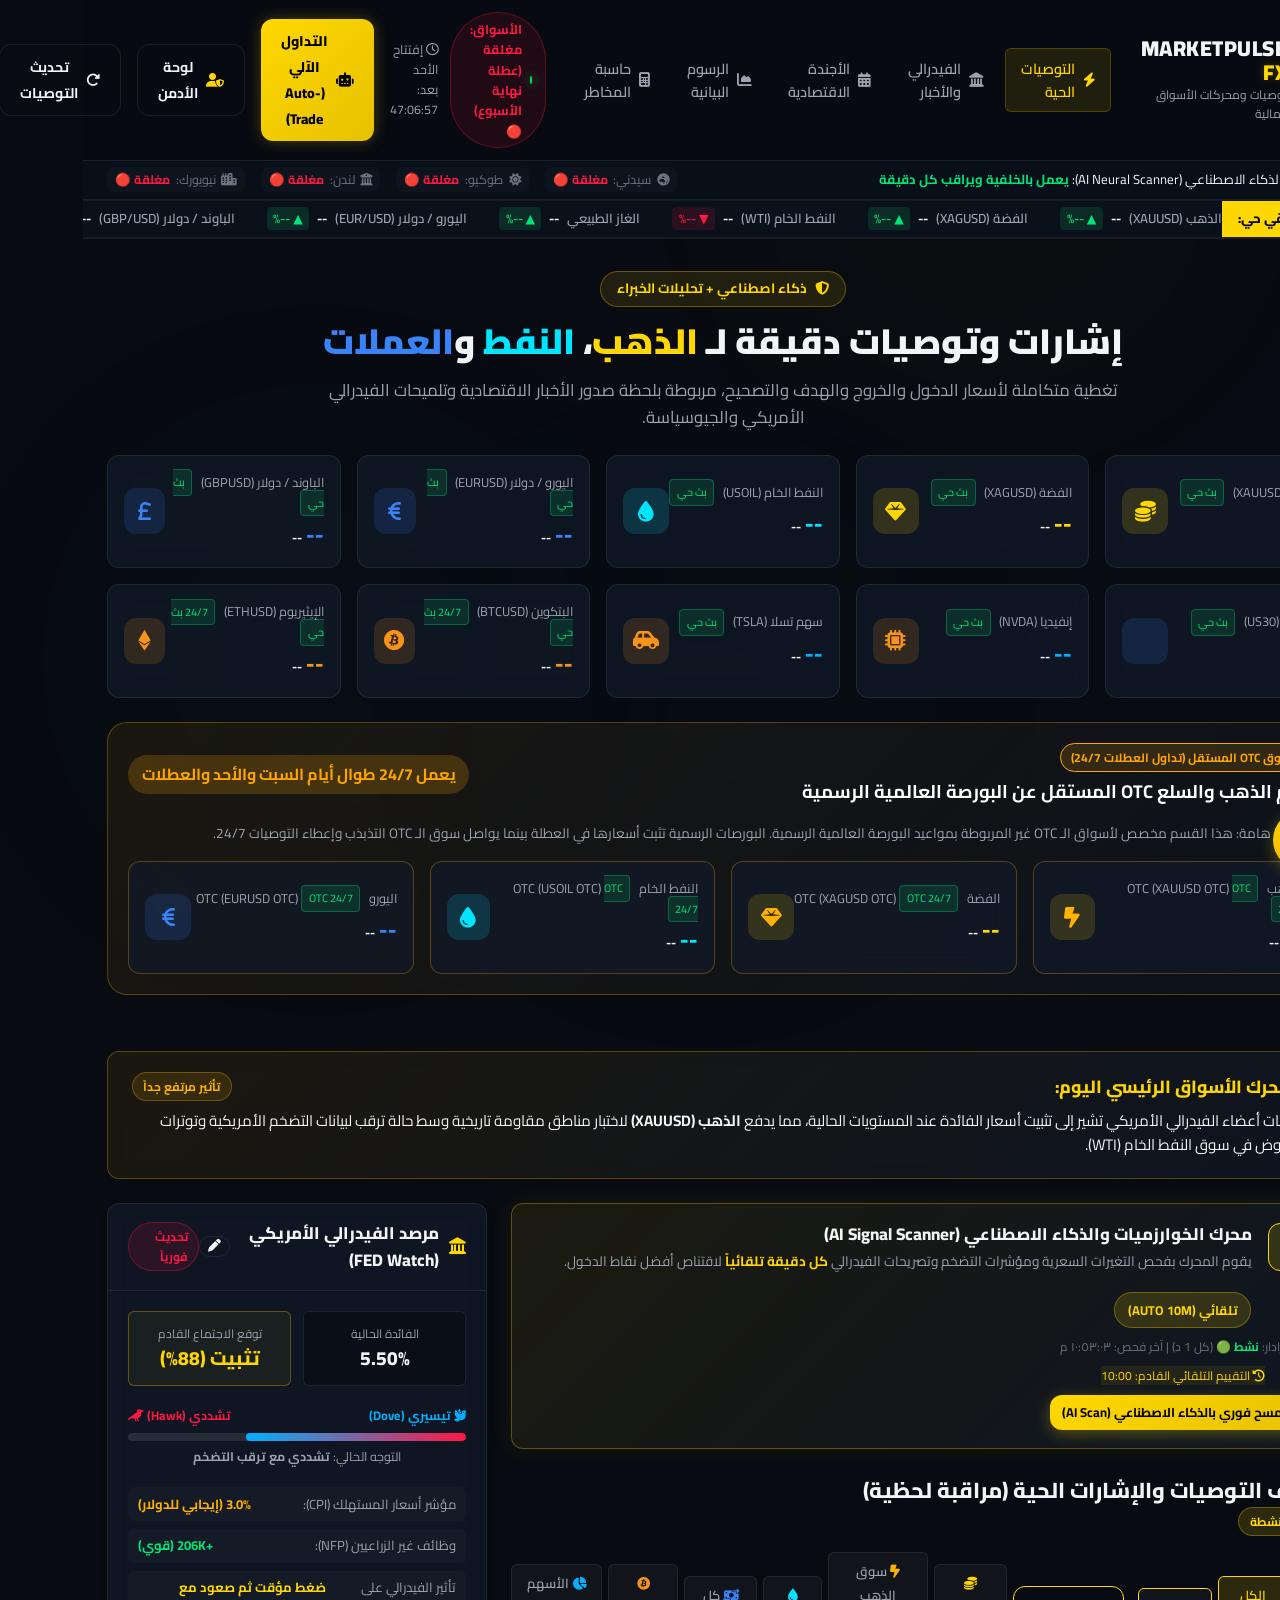
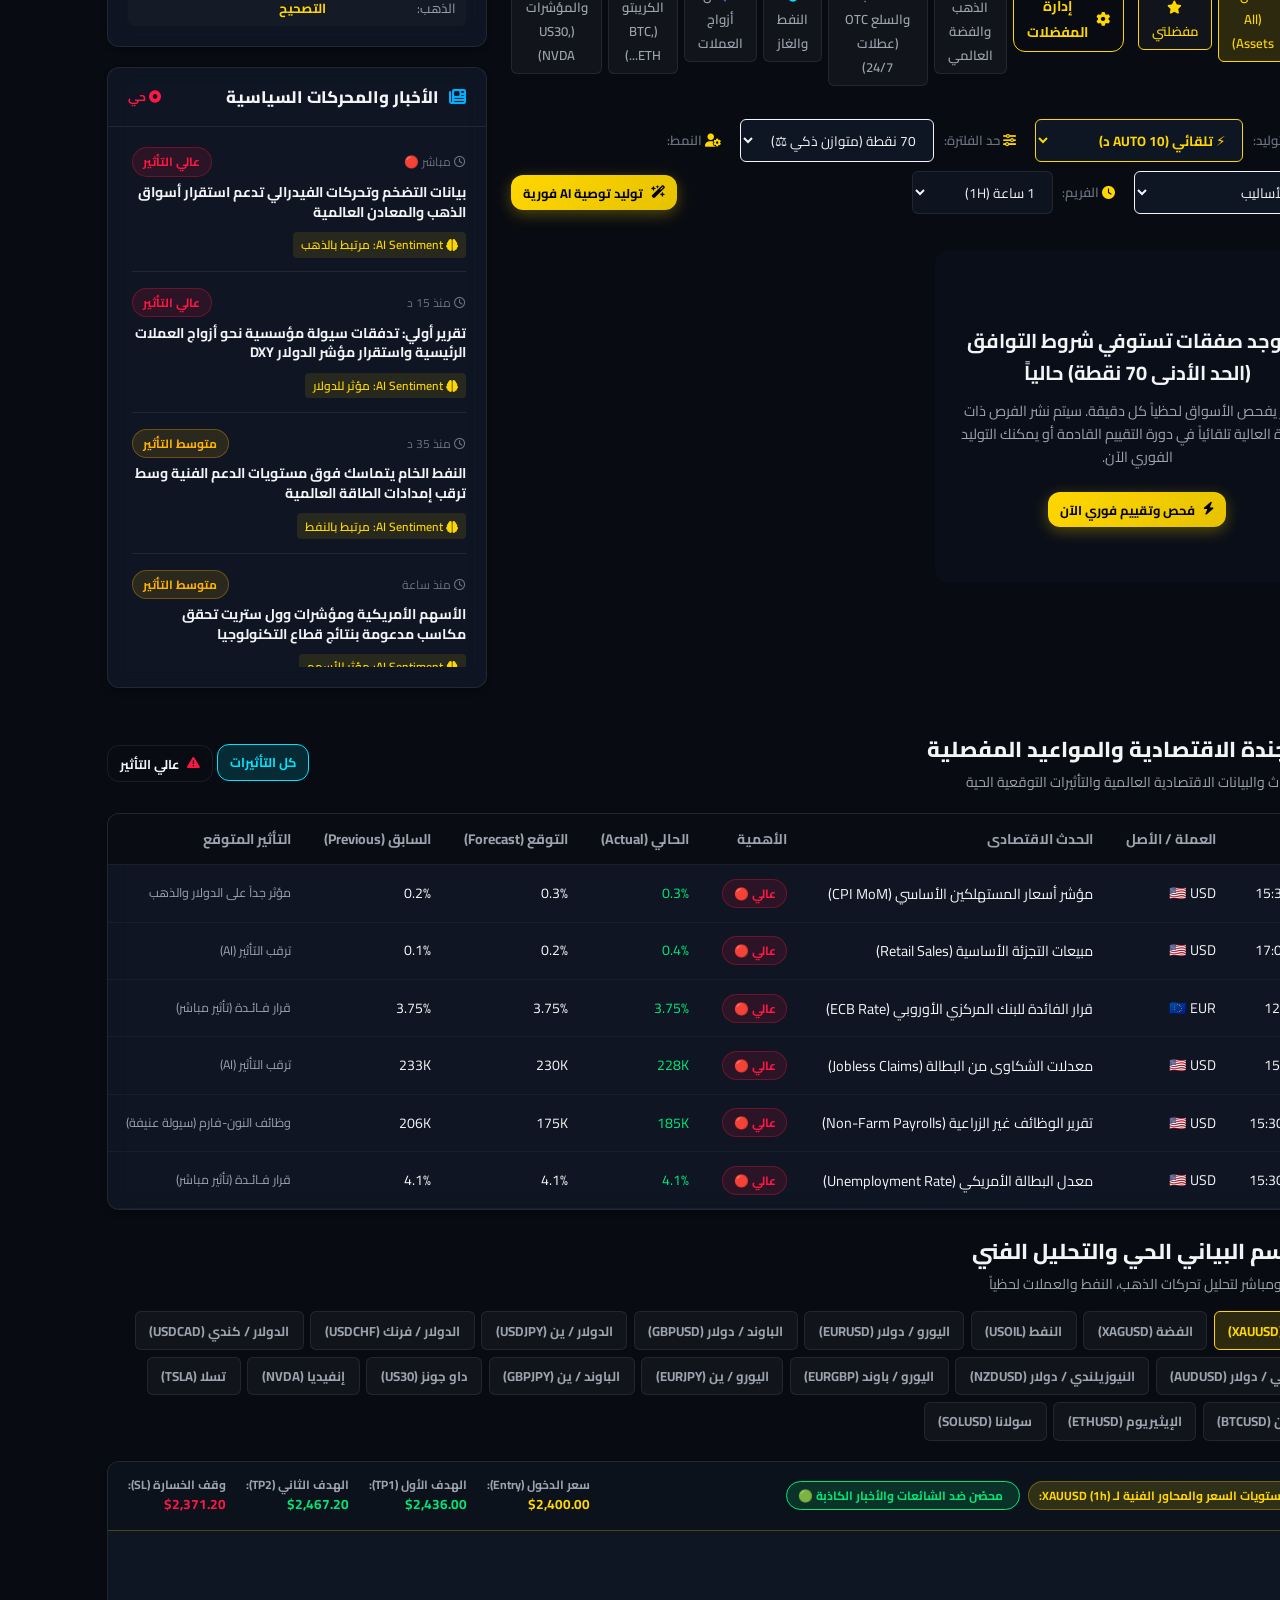
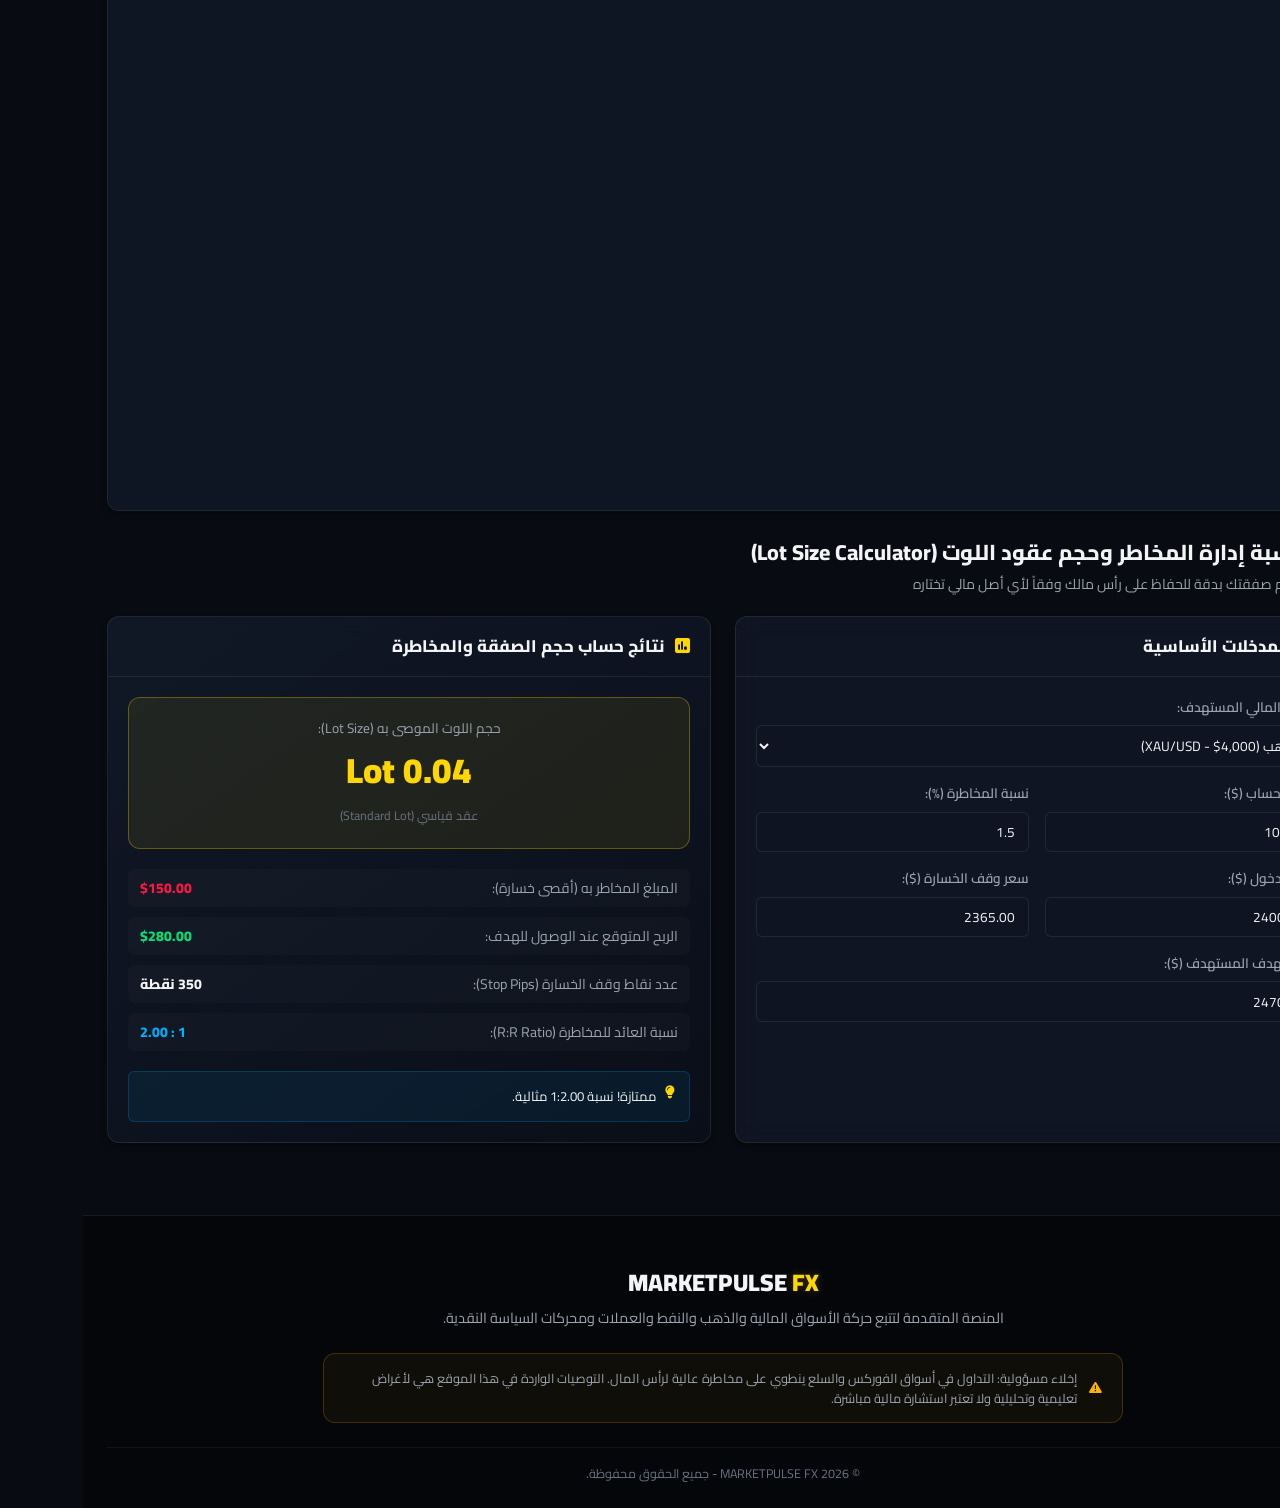
<file: index.html>
<!DOCTYPE html>
<html lang="ar" dir="rtl">

<head>
    <meta charset="UTF-8">
    <meta name="viewport" content="width=device-width, initial-scale=1.0">
    <title>ماركيت بلس FX | منصة تحليلات وتوصيات الذهب والنفط والعملات الفورية</title>
    <meta name="description"
        content="منصة متقدمة لتوصيات وإشارات تداول الذهب، النفط، والعملات الفورية، مربوطة بالتحليل الاقتصادي، قرارات الفيدرالي الأمريكي، وأخبار السياسة والأسواق المالية.">
    <link rel="icon" href="data:,">

    <!-- Google Fonts: Cairo & Readex Pro -->
    <link rel="preconnect" href="https://fonts.googleapis.com">
    <link rel="preconnect" href="https://fonts.gstatic.com" crossorigin>
    <link
        href="https://fonts.googleapis.com/css2?family=Cairo:wght@300;400;500;600;700;800;900&family=Readex+Pro:wght@300;400;500;600;700&display=swap"
        rel="stylesheet">

    <!-- FontAwesome 6 Icons -->
    <link rel="stylesheet" href="https://cdnjs.cloudflare.com/ajax/libs/font-awesome/6.5.1/css/all.min.css">

    <!-- Stylesheet -->
    <link rel="stylesheet" href="style.css?v=5">
    <!-- TradingView Core Script -->
    <script type="text/javascript" src="https://s3.tradingview.com/tv.js"></script>
</head>

<body>
    <!-- Background Animated Particles / Glows -->
    <div class="bg-glow bg-glow-1"></div>
    <div class="bg-glow bg-glow-2"></div>
    <div class="bg-glow bg-glow-3"></div>

    <!-- Header Navigation -->
    <header class="navbar">
        <div class="nav-container">
            <div class="brand">
                <div class="brand-logo">
                    <i class="fa-solid fa-chart-line"></i>
                </div>
                <div class="brand-text">
                    <h1>MARKETPULSE <span class="accent-gold">FX</span></h1>
                    <span class="brand-sub">توصيات ومحركات الأسواق المالية</span>
                </div>
            </div>

            <nav class="nav-links">
                <a href="#signals-section" class="nav-item active"><i class="fa-solid fa-bolt"></i> التوصيات الحية</a>
                <a href="#fed-section" class="nav-item"><i class="fa-solid fa-landmark"></i> الفيدرالي والأخبار</a>
                <a href="#calendar-section" class="nav-item"><i class="fa-solid fa-calendar-days"></i> الأجندة
                    الاقتصادية</a>
                <a href="#chart-section" class="nav-item"><i class="fa-solid fa-chart-area"></i> الرسوم البيانية</a>
                <a href="#calculator-section" class="nav-item"><i class="fa-solid fa-calculator"></i> حاسبة المخاطر</a>
            </nav>

            <div class="nav-actions">
                <div class="market-sessions-wrap" id="market-sessions-wrap">
                    <span class="session-badge active-session" id="current-session-badge">
                        <span class="pulse-dot"></span>
                        <span id="current-session-text">جلسة نيويورك & لندن: مفتوحة 🟢</span>
                    </span>
                    <span class="session-countdown" id="session-countdown"><i class="fa-regular fa-clock"></i> إغلاق
                        الجلسة: 04:22:15</span>
                </div>
                <button class="btn btn-gold" id="autotrade-panel-btn" style="box-shadow: 0 0 15px rgba(255,215,0,0.25); font-weight:800;">
                    <i class="fa-solid fa-robot fa-beat-fade"></i> <span id="autotrade-status-text">التداول الآلي (Auto-Trade)</span>
                </button>
                <button class="btn btn-outline" id="admin-panel-btn">
                    <i class="fa-solid fa-user-shield text-gold"></i> لوحة الأدمن
                </button>
                <button class="btn btn-outline" id="refresh-signals-btn">
                    <i class="fa-solid fa-rotate-right"></i> تحديث التوصيات
                </button>
            </div>
        </div>

        <!-- AI Engine & Sessions Status Strip -->
        <div class="ai-strip">
            <div class="ai-strip-container">
                <div class="ai-status-badge">
                    <i class="fa-solid fa-brain text-gold fa-beat"></i>
                    <span>محرك الذكاء الاصطناعي (AI Neural Scanner): <strong class="text-success">يعمل بالخلفية ويراقب
                            كل دقيقة</strong></span>
                </div>
                <div class="sessions-flags">
                    <span class="flag-item" id="flag-sydney"><i class="fa-solid fa-earth-oceania"></i> سيدني: <strong
                            class="text-muted">مغلقة</strong></span>
                    <span class="flag-item" id="flag-tokyo"><i class="fa-solid fa-sun"></i> طوكيو: <strong
                            class="text-muted">مغلقة</strong></span>
                    <span class="flag-item active" id="flag-london"><i class="fa-solid fa-building-columns"></i> لندن:
                        <strong class="text-success">مفتوحة 🟢</strong></span>
                    <span class="flag-item active" id="flag-ny"><i class="fa-solid fa-city"></i> نيويورك: <strong
                            class="text-success">مفتوحة 🟢</strong></span>
                </div>
            </div>
        </div>

        <!-- Live Price Ticker Strip -->
        <div class="ticker-wrapper">
            <div class="ticker-label"><i class="fa-solid fa-wave-square"></i> بث دقيقي حي:</div>
            <div class="ticker-track" id="ticker-track">
                <!-- Ticker items inserted via JS -->
            </div>
        </div>
    </header>

    <!-- Main Content Container -->
    <main class="main-layout">

        <!-- Hero Overview Section -->
        <section class="hero-section">
            <div class="hero-content">
                <div class="hero-tag"><i class="fa-solid fa-shield-halved"></i> ذكاء اصطناعي + تحليلات الخبراء</div>
                <h2 class="hero-title">إشارات وتوصيات دقيقة لـ <span class="highlight-gold">الذهب</span>، <span
                        class="highlight-oil">النفط</span> و<span class="highlight-forex">العملات</span></h2>
                <p class="hero-desc">تغطية متكاملة لأسعار الدخول والخروج والهدف والتصحيح، مربوطة بلحظة صدور الأخبار
                    الاقتصادية وتلميحات الفيدرالي الأمريكي والجيوسياسة.</p>
            </div>

            <!-- Quick Market Overview Stats Cards (Continuous Live Ticking) -->
            <div class="quick-stats-grid" id="quick-stats-grid">
                <div class="stat-card">
                    <div class="stat-info">
                        <span class="title">الذهب (XAUUSD) <span class="badge-live-mini"><span class="pulse-dot"></span>
                                بث حي</span></span>
                        <span class="price text-gold" id="stat-price-XAUUSD">--</span>
                        <span class="change text-muted" id="stat-change-XAUUSD">--</span>
                    </div>
                    <div class="stat-icon gold-bg"><i class="fa-solid fa-coins"></i></div>
                </div>

                <div class="stat-card">
                    <div class="stat-info">
                        <span class="title">الفضة (XAGUSD) <span class="badge-live-mini"><span class="pulse-dot"></span>
                                بث حي</span></span>
                        <span class="price text-gold" id="stat-price-XAGUSD">--</span>
                        <span class="change text-muted" id="stat-change-XAGUSD">--</span>
                    </div>
                    <div class="stat-icon gold-bg"><i class="fa-solid fa-gem"></i></div>
                </div>

                <div class="stat-card">
                    <div class="stat-info">
                        <span class="title">النفط الخام (USOIL) <span class="badge-live-mini"><span
                                    class="pulse-dot"></span> بث حي</span></span>
                        <span class="price text-oil" id="stat-price-USOIL">--</span>
                        <span class="change text-muted" id="stat-change-USOIL">--</span>
                    </div>
                    <div class="stat-icon oil-bg">
                        <div class="fa-solid fa-droplet"></div>
                    </div>
                </div>

                <div class="stat-card">
                    <div class="stat-info">
                        <span class="title">اليورو / دولار (EURUSD) <span class="badge-live-mini"><span
                                    class="pulse-dot"></span> بث حي</span></span>
                        <span class="price text-forex" id="stat-price-EURUSD">--</span>
                        <span class="change text-muted" id="stat-change-EURUSD">--</span>
                    </div>
                    <div class="stat-icon forex-bg"><i class="fa-solid fa-euro-sign"></i></div>
                </div>

                <div class="stat-card">
                    <div class="stat-info">
                        <span class="title">الباوند / دولار (GBPUSD) <span class="badge-live-mini"><span
                                    class="pulse-dot"></span> بث حي</span></span>
                        <span class="price text-forex" id="stat-price-GBPUSD">--</span>
                        <span class="change text-muted" id="stat-change-GBPUSD">--</span>
                    </div>
                    <div class="stat-icon forex-bg"><i class="fa-solid fa-sterling-sign"></i></div>
                </div>

                <div class="stat-card">
                    <div class="stat-info">
                        <span class="title">داو جونز (US30) <span class="badge-live-mini"><span
                                    class="pulse-dot"></span> بث حي</span></span>
                        <span class="price text-info" id="stat-price-US30">--</span>
                        <span class="change text-muted" id="stat-change-US30">--</span>
                    </div>
                    <div class="stat-icon forex-bg"><i class="fa-solid fa-chart-line-up"></i></div>
                </div>

                <div class="stat-card">
                    <div class="stat-info">
                        <span class="title">إنفيديا (NVDA) <span class="badge-live-mini"><span class="pulse-dot"></span>
                                بث حي</span></span>
                        <span class="price text-info" id="stat-price-NVDA">--</span>
                        <span class="change text-muted" id="stat-change-NVDA">--</span>
                    </div>
                    <div class="stat-icon btc-bg"><i class="fa-solid fa-microchip"></i></div>
                </div>

                <div class="stat-card">
                    <div class="stat-info">
                        <span class="title">سهم تسلا (TSLA) <span class="badge-live-mini"><span
                                    class="pulse-dot"></span> بث حي</span></span>
                        <span class="price text-info" id="stat-price-TSLA">--</span>
                        <span class="change text-muted" id="stat-change-TSLA">--</span>
                    </div>
                    <div class="stat-icon btc-bg"><i class="fa-solid fa-car-side"></i></div>
                </div>

                <div class="stat-card">
                    <div class="stat-info">
                        <span class="title">البتكوين (BTCUSD) <span class="badge-live-mini"><span
                                    class="pulse-dot"></span> 24/7 بث حي</span></span>
                        <span class="price text-crypto" id="stat-price-BTCUSD">--</span>
                        <span class="change text-muted" id="stat-change-BTCUSD">--</span>
                    </div>
                    <div class="stat-icon btc-bg"><i class="fa-brands fa-bitcoin"></i></div>
                </div>

                <div class="stat-card">
                    <div class="stat-info">
                        <span class="title">الإيثيريوم (ETHUSD) <span class="badge-live-mini"><span
                                    class="pulse-dot"></span> 24/7 بث حي</span></span>
                        <span class="price text-crypto" id="stat-price-ETHUSD">--</span>
                        <span class="change text-muted" id="stat-change-ETHUSD">--</span>
                    </div>
                    <div class="stat-icon btc-bg"><i class="fa-brands fa-ethereum"></i></div>
                </div>
            </div>
            <!-- Standalone Dedicated OTC Market Section (24/7 Weekend Trading) -->
            <section class="otc-market-banner" id="otc-market-section"
                style="background: linear-gradient(135deg, rgba(255,165,0,0.08), rgba(12,18,28,0.95)); border: 1px solid rgba(255,165,0,0.3); border-radius: var(--radius-lg); padding: 1.25rem; margin-bottom: 2rem;">
                <div
                    style="display:flex; align-items:center; justify-content:space-between; flex-wrap:wrap; gap:1rem; margin-bottom:1rem;">
                    <div>
                        <span class="badge badge-warning"
                            style="background:rgba(255,165,0,0.15); color:#ffa500; border:1px solid #ffa500;">
                            <i class="fa-solid fa-bolt-lightning"></i> سوق OTC المستقل (تداول العطلات 24/7)
                        </span>
                        <h3 style="font-size:1.15rem; margin-top:0.35rem; color:#fff;">قسم الذهب والسلع OTC المستقل عن
                            البورصة العالمية الرسمية</h3>
                    </div>
                    <span class="badge-mini-glow"
                        style="background:rgba(255,165,0,0.2); color:#ffa500; padding:0.4rem 0.85rem; border-radius:50px; font-weight:700;">
                        <span class="pulse-dot" style="background:#ffa500;"></span> يعمل 24/7 طوال أيام السبت والأحد
                        والعطلات
                    </span>
                </div>
                <p style="font-size:0.85rem; color:var(--text-secondary); margin-bottom:1rem;">
                    ملاحظة هامة: هذا القسم مخصص لأسواق الـ OTC غير المربوطة بمواعيد البورصة العالمية الرسمية. البورصات
                    الرسمية تثبت أسعارها في العطلة بينما يواصل سوق الـ OTC التذبذب وإعطاء التوصيات 24/7.
                </p>

                <div class="quick-stats-grid">
                    <div class="stat-card" style="border-color: rgba(255,165,0,0.3);">
                        <div class="stat-info">
                            <span class="title">الذهب OTC (XAUUSD OTC) <span class="badge-live-mini"><span
                                        class="pulse-dot"></span> OTC 24/7</span></span>
                            <span class="price text-gold" id="stat-price-XAUUSD_OTC">--</span>
                            <span class="change text-muted" id="stat-change-XAUUSD_OTC">--</span>
                        </div>
                        <div class="stat-icon gold-bg"><i class="fa-solid fa-bolt-lightning text-warning"></i></div>
                    </div>

                    <div class="stat-card" style="border-color: rgba(255,165,0,0.3);">
                        <div class="stat-info">
                            <span class="title">الفضة OTC (XAGUSD OTC) <span class="badge-live-mini"><span
                                        class="pulse-dot"></span> OTC 24/7</span></span>
                            <span class="price text-gold" id="stat-price-XAGUSD_OTC">--</span>
                            <span class="change text-muted" id="stat-change-XAGUSD_OTC">--</span>
                        </div>
                        <div class="stat-icon gold-bg"><i class="fa-solid fa-gem text-warning"></i></div>
                    </div>

                    <div class="stat-card" style="border-color: rgba(255,165,0,0.3);">
                        <div class="stat-info">
                            <span class="title">النفط الخام OTC (USOIL OTC) <span class="badge-live-mini"><span
                                        class="pulse-dot"></span> OTC 24/7</span></span>
                            <span class="price text-oil" id="stat-price-USOIL_OTC">--</span>
                            <span class="change text-muted" id="stat-change-USOIL_OTC">--</span>
                        </div>
                        <div class="stat-icon oil-bg"><i class="fa-solid fa-droplet text-oil"></i></div>
                    </div>

                    <div class="stat-card" style="border-color: rgba(255,165,0,0.3);">
                        <div class="stat-info">
                            <span class="title">اليورو OTC (EURUSD OTC) <span class="badge-live-mini"><span
                                        class="pulse-dot"></span> OTC 24/7</span></span>
                            <span class="price text-forex" id="stat-price-EURUSD_OTC">--</span>
                            <span class="change text-muted" id="stat-change-EURUSD_OTC">--</span>
                        </div>
                        <div class="stat-icon forex-bg"><i class="fa-solid fa-euro-sign text-forex"></i></div>
                    </div>
                </div>
            </section>

            <!-- Market Movers Summary / Why is market moving -->
            <section class="market-mover-banner" id="market-mover-banner">
                <div class="mover-header">
                    <div class="mover-title">
                        <i class="fa-solid fa-fire-flame-curved icon-fire"></i>
                        <span>محرك الأسواق الرئيسي اليوم:</span>
                    </div>
                    <span class="badge badge-warning" id="mover-impact-tag">تأثير مرتفع جداً</span>
                </div>
                <p class="mover-body" id="mover-body">
                    تصريحات أعضاء الفيدرالي الأمريكي تشير إلى تثبيت أسعار الفائدة عند المستويات الحالية، مما يدفع
                    <strong>الذهب (XAUUSD)</strong> لاختبار مناطق مقاومة تاريخية وسط حالة ترقب لبيانات التضخم الأمريكية
                    وتوترات المعروض في سوق النفط الخام (WTI).
                </p>
            </section>

            <!-- Main Workspace Grid (Signals + Sidebar News & Fed) -->
            <div class="workspace-grid">

                <!-- Left Main Column: Live Signals & Controls -->
                <div class="workspace-main" id="signals-section">

                    <!-- AI Deep Scanner Action Banner -->
                    <div class="ai-scanner-card">
                        <div class="scanner-info">
                            <div class="scanner-icon">
                                <i class="fa-solid fa-microchip text-gold fa-beat"></i>
                            </div>
                            <div class="scanner-text">
                                <h4>محرك الخوارزميات والذكاء الاصطناعي (AI Signal Scanner)</h4>
                                <p>يقوم المحرك بفحص التغيرات السعرية ومؤشرات التضخم وتصريحات الفيدرالي <strong
                                        class="text-gold">كل دقيقة تلقائياً</strong> لاقتناص أفضل نقاط الدخول.</p>
                            </div>
                        </div>
                        <div class="scanner-actions" style="display:flex; gap:0.6rem; align-items:center; flex-wrap:wrap;">
                            <span class="badge badge-gold" id="scanner-mode-badge" style="font-size:0.8rem; padding:0.4rem 0.8rem;">تلقائي (AUTO 10M)</span>
                            <span class="scan-time-tag" id="last-scan-time"><i class="fa-solid fa-satellite-dish text-success fa-beat-fade"></i> الرادار: <strong class="text-success">نشط 🟢</strong> (كل 1 د)</span>
                            <span class="scan-time-tag" id="next-eval-time" style="background:rgba(255,215,0,0.08); border-color:var(--gold); color:var(--gold);"><i class="fa-solid fa-clock-rotate-left"></i> التقييم القادم: 10:00</span>
                            <button class="btn btn-gold btn-sm" id="trigger-ai-scan-btn">
                                <i class="fa-solid fa-bolt"></i> فحص وتقييم فوري
                            </button>
                        </div>
                    </div>

                    <div class="section-header">
                        <div class="section-title-wrap">
                            <h3><i class="fa-solid fa-bolt text-gold"></i> غرف التوصيات والإشارات الحية (مراقبة لحظية)
                            </h3>
                            <span class="badge badge-gold" id="active-signals-count">0 صفقة نشطة</span>
                        </div>

                        <!-- Category & Timeframe & Trader Style Filters -->
                        <div class="filters-bar">
                            <div class="filter-group">
                                <span class="filter-label"><i class="fa-solid fa-layer-group"></i> التصنيف
                                    الشامل:</span>
                                <button class="filter-btn active" data-asset="all">الكل (All Assets)</button>
                                <button class="filter-btn" data-asset="favorites" style="border-color:var(--gold); color:var(--gold);"><i class="fa-solid fa-star text-gold"></i> مفضلتي</button>
                                <button class="btn btn-outline" id="manage-fav-btn" style="padding:0.4rem 0.8rem; border-color:var(--gold); color:var(--gold); margin-right:0.5rem;"><i class="fa-solid fa-gear"></i> إدارة المفضلات</button>
                                <button class="filter-btn" data-asset="gold"><i class="fa-solid fa-coins text-gold"></i>
                                    الذهب والفضة العالمي</button>
                                <button class="filter-btn" data-asset="otc"><i
                                        class="fa-solid fa-bolt-lightning text-warning"></i> سوق الذهب والسلع OTC (عطلات
                                    24/7)</button>
                                <button class="filter-btn" data-asset="oil"><i class="fa-solid fa-droplet text-oil"></i>
                                    النفط والغاز</button>
                                <button class="filter-btn" data-asset="forex"><i
                                        class="fa-solid fa-money-bill-transfer text-forex"></i> كل أزواج
                                    العملات</button>
                                <button class="filter-btn" data-asset="crypto"><i class="fa-brands fa-bitcoin text-crypto"></i> الكريبتو (BTC, ETH...)</button>
                                <button class="filter-btn" data-asset="stocks"><i
                                        class="fa-solid fa-chart-pie text-info"></i> الأسهم والمؤشرات (US30,
                                    NVDA)</button>
                            </div>

                            <div class="filter-group" style="margin-top:0.6rem; display:flex; flex-wrap:wrap; gap:0.6rem; align-items:center;">
                                <span class="filter-label"><i class="fa-solid fa-robot text-gold"></i> نظام التوليد:</span>
                                <select class="custom-select" id="signal-mode-select"
                                    style="min-width:180px; background:var(--bg-dark-secondary); color:var(--gold); border-color:var(--gold); font-weight:bold;">
                                    <option value="auto" selected>⚡ تلقائي (AUTO 10 د)</option>
                                    <option value="manual">✋ يدوي (MANUAL بالطلب)</option>
                                </select>

                                <span class="filter-label" style="margin-right:0.6rem;"><i class="fa-solid fa-sliders text-gold"></i> حد الفلترة:</span>
                                <select class="custom-select" id="min-score-select"
                                    style="min-width:160px; background:var(--bg-dark-secondary); color:var(--text-primary); border-color:var(--border-color);">
                                    <option value="65">65 نقطة (فرص متزايدة)</option>
                                    <option value="68">68 نقطة (متوازن مرن)</option>
                                    <option value="70" selected>70 نقطة (متوازن ذكي ⚖️)</option>
                                    <option value="72">72 نقطة (عالي الجودة)</option>
                                    <option value="75">75 نقطة (نخبوي قناص)</option>
                                </select>

                                <span class="filter-label" style="margin-right:0.6rem;"><i class="fa-solid fa-user-gear text-gold"></i> النمط:</span>
                                <select class="custom-select" id="trader-type-select"
                                    style="min-width:170px; background:var(--bg-dark-secondary); color:var(--text-primary); border-color:var(--border-color);">
                                    <option value="all" selected>جميع الأساليب</option>
                                    <option value="daytrade">⚡ تداول يومي (Daytrade)</option>
                                    <option value="scalping">🚀 سكالبينج (Scalping 15M)</option>
                                    <option value="swing">📈 سوينغ (Swing Daily)</option>
                                    <option value="hedger">🛡️ تحوط (Macro Hedger)</option>
                                </select>
                                
                                <span class="filter-label" style="margin-right:0.6rem;"><i class="fa-solid fa-clock text-gold"></i> الفريم:</span>
                                <select class="custom-select" id="timeframe-select" style="min-width:140px;">
                                    <option value="15m">15 دقيقة (15M)</option>
                                    <option value="30m">30 دقيقة (30M)</option>
                                    <option value="1H" selected>1 ساعة (1H)</option>
                                    <option value="4H">4 ساعات (4H)</option>
                                    <option value="1D">يومي (1D)</option>
                                </select>

                                <button class="btn btn-gold btn-sm" id="generate-ai-signal-btn" style="margin-right:auto;">
                                    <i class="fa-solid fa-wand-magic-sparkles"></i> توليد توصيات فورية الآن
                                </button>
                            </div>
                        </div>
                    </div>

                    <!-- Signals Cards Grid -->
                    <div class="signals-grid" id="signals-grid">
                        <!-- Signals populated by JS -->
                    </div>
                </div>

                <!-- Right Sidebar: Fed Monitor & AI News Impact Feed -->
                <aside class="workspace-sidebar" id="fed-section">

                    <!-- Federal Reserve Watch Widget -->
                    <div class="card sidebar-card fed-card">
                        <div class="card-header">
                            <h4><i class="fa-solid fa-landmark text-gold"></i> مرصد الفيدرالي الأمريكي (FED Watch)</h4> <button id="fed-edit-btn" class="btn btn-outline" style="padding:0.2rem 0.5rem; font-size:0.8rem; margin-right:auto;"><i class="fa-solid fa-pen"></i></button>
                            <span class="badge badge-live">تحديث فورياً</span>
                        </div>
                        <div class="card-body">
                            <div class="fed-rate-display">
                                <div class="rate-box">
                                    <span class="rate-label">الفائدة الحالية</span>
                                    <span class="rate-val" id="fed-rate-val">5.50%</span>
                                </div>
                                <div class="rate-box highlight">
                                    <span class="rate-label">توقع الاجتماع القادم</span>
                                    <span class="rate-val text-gold" id="fed-exp-val">تثبيت (88%)</span>
                                </div>
                            </div>

                            <div class="fed-bias-meter">
                                <div class="meter-labels">
                                    <span class="label-dove"><i class="fa-solid fa-dove"></i> تيسيري (Dove)</span>
                                    <span class="label-hawk">تشددي (Hawk) <i class="fa-solid fa-crow"></i></span>
                                </div>
                                <div class="meter-bar-track">
                                    <div class="meter-bar-fill" style="width: 65%;"></div>
                                </div>
                                <div class="meter-status">التوجه الحالي: <strong>تشددي مع ترقب التضخم</strong></div>
                            </div>

                            <div class="fed-stats-list">
                                <div class="fed-stat-item">
                                    <span class="stat-name">مؤشر أسعار المستهلك (CPI):</span>
                                    <span class="stat-value text-warning" id="fed-cpi-val">3.0% (إيجابي للدولار)</span>
                                </div>
                                <div class="fed-stat-item">
                                    <span class="stat-name">وظائف غير الزراعيين (NFP):</span>
                                    <span class="stat-value text-success" id="fed-nfp-val">+206K (قوي)</span>
                                </div>
                                <div class="fed-stat-item">
                                    <span class="stat-name">تأثير الفيدرالي على الذهب:</span>
                                    <span class="stat-value text-gold">ضغط مؤقت ثم صعود مع التصحيح</span>
                                </div>
                            </div>
                        </div>
                    </div>

                    <!-- Geopolitical & Economic News Impact Feed -->
                    <div class="card sidebar-card news-card">
                        <div class="card-header">
                            <h4><i class="fa-solid fa-newspaper text-info"></i> الأخبار والمحركات السياسية</h4>
                            <span class="news-live-tag"><i class="fa-solid fa-circle-dot"></i> حي</span>
                        </div>
                        <div class="card-body">
                            <div class="news-list" id="news-list">
                                <!-- News Cards populated by JS -->
                            </div>
                        </div>
                    </div>

                </aside>
            </div>

            <!-- Economic Calendar Section -->
            <section class="section-block" id="calendar-section">
                <div class="section-header">
                    <div class="section-title-wrap">
                        <h3><i class="fa-solid fa-calendar-days text-info"></i> الأجندة الاقتصادية والمواعيد المفصلية
                        </h3>
                        <p class="section-subtitle">أهم الأحداث والبيانات الاقتصادية العالمية والتأثيرات التوقعية الحية
                        </p>
                    </div>
                    <div class="calendar-actions">
                        <button class="btn btn-sm btn-outline active" data-impact="all">كل التأثيرات</button>
                        <button class="btn btn-sm btn-outline" data-impact="high"><i
                                class="fa-solid fa-triangle-exclamation text-danger"></i> عالي التأثير</button>
                    </div>
                </div>

                <div class="card calendar-card">
                    <div class="table-responsive">
                        <table class="custom-table" id="calendar-table">
                            <thead>
                                <tr>
                                    <th>الوقت</th>
                                    <th>العملة / الأصل</th>
                                    <th>الحدث الاقتصادى</th>
                                    <th>الأهمية</th>
                                    <th>الحالي (Actual)</th>
                                    <th>التوقع (Forecast)</th>
                                    <th>السابق (Previous)</th>
                                    <th>التأثير المتوقع</th>
                                </tr>
                            </thead>
                            <tbody id="calendar-tbody">
                                <!-- Calendar rows loaded via JS -->
                            </tbody>
                        </table>
                    </div>
                </div>
            </section>

            <!-- Live TradingView Chart & Technical Analysis -->
            <section class="section-block" id="chart-section">
                <div class="section-header">
                    <div class="section-title-wrap">
                        <h3><i class="fa-solid fa-chart-area text-gold"></i> الرسم البياني الحي والتحليل الفني</h3>
                        <p class="section-subtitle">شارت حي ومباشر لتحليل تحركات الذهب، النفط والعملات لحظياً</p>
                    </div>

                    <div class="chart-switcher-btns" id="chart-switcher">
                        <button class="chart-btn active" data-symbol="OANDA:XAUUSD">الذهب (XAUUSD)</button>
                        <button class="chart-btn" data-symbol="TVC:SILVER">الفضة (XAGUSD)</button>
                        <button class="chart-btn" data-symbol="TVC:USOIL">النفط (USOIL)</button>
                        <button class="chart-btn" data-symbol="FX:EURUSD">اليورو / دولار (EURUSD)</button>
                        <button class="chart-btn" data-symbol="FX:GBPUSD">الباوند / دولار (GBPUSD)</button>
                        <button class="chart-btn" data-symbol="FX:USDJPY">الدولار / ين (USDJPY)</button>
                        <button class="chart-btn" data-symbol="FX:USDCHF">الدولار / فرنك (USDCHF)</button>
                        <button class="chart-btn" data-symbol="FX:USDCAD">الدولار / كندي (USDCAD)</button>
                        <button class="chart-btn" data-symbol="FX:AUDUSD">الأسترالي / دولار (AUDUSD)</button>
                        <button class="chart-btn" data-symbol="FX:NZDUSD">النيوزيلندي / دولار (NZDUSD)</button>
                        <button class="chart-btn" data-symbol="FX:EURGBP">اليورو / باوند (EURGBP)</button>
                        <button class="chart-btn" data-symbol="FX:EURJPY">اليورو / ين (EURJPY)</button>
                        <button class="chart-btn" data-symbol="FX:GBPJPY">الباوند / ين (GBPJPY)</button>
                        <button class="chart-btn" data-symbol="CAPITALCOM:US30">داو جونز (US30)</button>
                        <button class="chart-btn" data-symbol="NASDAQ:NVDA">إنفيديا (NVDA)</button>
                        <button class="chart-btn" data-symbol="NASDAQ:TSLA">تسلا (TSLA)</button>
                        <button class="chart-btn" data-symbol="BINANCE:BTCUSDT">البتكوين (BTCUSD)</button>
                        <button class="chart-btn" data-symbol="BINANCE:ETHUSDT">الإيثيريوم (ETHUSD)</button>
                        <button class="chart-btn" data-symbol="BINANCE:SOLUSDT">سولانا (SOLUSD)</button>
                    </div>
                </div>

                <div class="card chart-container-card">
                    <!-- Visual Interactive Chart Signal Levels & Anti-Fake-News Bar -->
                    <div class="chart-levels-overlay" id="chart-levels-overlay"
                        style="background: rgba(12,18,28,0.95); border-bottom: 1px solid rgba(255,215,0,0.25); padding: 0.85rem 1.25rem; display: flex; align-items: center; justify-content: space-between; flex-wrap: wrap; gap: 0.75rem;">
                        <div style="display:flex; align-items:center; gap:0.5rem;">
                            <span class="badge badge-gold" id="chart-overlay-asset-tag"><i
                                    class="fa-solid fa-crosshairs"></i> مستويات الذهب (XAUUSD) الحية:</span>
                            <span class="badge badge-mini-glow" id="fake-news-verify-badge"
                                style="background:rgba(0,230,118,0.15); color:var(--success); border:1px solid var(--success); font-size:0.75rem;">
                                <i class="fa-solid fa-shield-check"></i> محصّن ضد الشائعات والأخبار الكاذبة 🟢
                            </span>
                        </div>

                        <div
                            style="display:flex; align-items:center; flex-wrap:wrap; gap:1.25rem; font-size:0.85rem; font-weight:700;">
                            <div style="color:var(--gold);">
                                <span style="color:var(--text-secondary); font-size:0.75rem; display:block;">سعر الدخول
                                    (Entry):</span>
                                <span id="chart-level-entry">$4,000.00</span>
                            </div>
                            <div style="color:var(--success);">
                                <span style="color:var(--text-secondary); font-size:0.75rem; display:block;">الهدف الأول
                                    (TP1):</span>
                                <span id="chart-level-tp1">$4,035.00</span>
                            </div>
                            <div style="color:var(--success);">
                                <span style="color:var(--text-secondary); font-size:0.75rem; display:block;">الهدف
                                    الثاني (TP2):</span>
                                <span id="chart-level-tp2">$4,070.00</span>
                            </div>
                            <div style="color:var(--danger);">
                                <span style="color:var(--text-secondary); font-size:0.75rem; display:block;">وقف الخسارة
                                    (SL):</span>
                                <span id="chart-level-sl">$3,970.00</span>
                            </div>
                        </div>
                    </div>

                    <!-- TradingView Embed Container -->
                    <div id="tradingview_widget_container" class="tradingview-container"></div>
                </div>
            </section>

            <!-- Position Calculator & Risk Management -->
            <section class="section-block" id="calculator-section">
                <div class="section-header">
                    <div class="section-title-wrap">
                        <h3><i class="fa-solid fa-calculator text-success"></i> حاسبة إدارة المخاطر وحجم عقود اللوت (Lot
                            Size Calculator)</h3>
                        <p class="section-subtitle">احسب حجم صفقتك بدقة للحفاظ على رأس مالك وفقاً لأي أصل مالي تختاره
                        </p>
                    </div>
                </div>

                <div class="calculator-grid">
                    <!-- Calculator Inputs Form -->
                    <div class="card calc-form-card">
                        <div class="card-header">
                            <h4><i class="fa-solid fa-sliders"></i> المدخلات الأساسية</h4>
                        </div>
                        <div class="card-body">
                            <div class="form-group">
                                <label for="calc-asset">الأصل المالي المستهدف:</label>
                                <select id="calc-asset" class="custom-input">
                                    <option value="gold" selected>الذهب (XAU/USD - $4,000)</option>
                                    <option value="silver">الفضة (XAG/USD - $38.50)</option>
                                    <option value="oil">النفط الخام (WTI Crude)</option>
                                    <option value="forex">أزواج العملات (EURUSD, GBPUSD...)</option>
                                    <option value="stocks">الأسهم والمؤشرات (US30, NVDA, AAPL)</option>
                                    <option value="crypto">العملات الرقمية (BTC, ETH, SOL)</option>
                                </select>
                            </div>

                            <div class="form-row">
                                <div class="form-group">
                                    <label for="calc-balance">رصيد الحساب ($):</label>
                                    <input type="number" id="calc-balance" class="custom-input" value="10000"
                                        step="100">
                                </div>
                                <div class="form-group">
                                    <label for="calc-risk">نسبة المخاطرة (%):</label>
                                    <input type="number" id="calc-risk" class="custom-input" value="1.5" step="0.1"
                                        min="0.1" max="10">
                                </div>
                            </div>

                            <div class="form-row">
                                <div class="form-group">
                                    <label for="calc-entry">سعر الدخول ($):</label>
                                    <input type="number" id="calc-entry" class="custom-input" value="4015.50"
                                        step="0.1">
                                </div>
                                <div class="form-group">
                                    <label for="calc-stop">سعر وقف الخسارة ($):</label>
                                    <input type="number" id="calc-stop" class="custom-input" value="3985.50" step="0.1">
                                </div>
                            </div>

                            <div class="form-group">
                                <label for="calc-target">سعر الهدف المستهدف ($):</label>
                                <input type="number" id="calc-target" class="custom-input" value="4080.50" step="0.1">
                            </div>
                        </div>
                    </div>

                    <!-- Calculator Output Display -->
                    <div class="card calc-result-card">
                        <div class="card-header">
                            <h4><i class="fa-solid fa-square-poll-vertical text-gold"></i> نتائج حساب حجم الصفقة
                                والمخاطرة</h4>
                        </div>
                        <div class="card-body">
                            <div class="result-highlight-box">
                                <span class="res-title">حجم اللوت الموصى به (Lot Size):</span>
                                <span class="res-value text-gold" id="res-lot-size">0.10 Lot</span>
                                <span class="res-sub">عقد قياسي (Standard Lot)</span>
                            </div>

                            <div class="results-stats-list">
                                <div class="res-stat-row">
                                    <span class="label">المبلغ المخاطر به (أقصى خسارة):</span>
                                    <span class="val text-danger" id="res-risk-amount">$150.00</span>
                                </div>
                                <div class="res-stat-row">
                                    <span class="label">الربح المتوقع عند الوصول للهدف:</span>
                                    <span class="val text-success" id="res-profit-amount">$300.00</span>
                                </div>
                                <div class="res-stat-row">
                                    <span class="label">عدد نقاط وقف الخسارة (Stop Pips):</span>
                                    <span class="val" id="res-stop-pips">150 نقطة</span>
                                </div>
                                <div class="res-stat-row">
                                    <span class="label">نسبة العائد للمخاطرة (R:R Ratio):</span>
                                    <span class="val text-info" id="res-rr-ratio">1 : 2.00</span>
                                </div>
                            </div>

                            <div class="calc-advice-box">
                                <i class="fa-solid fa-lightbulb text-gold"></i>
                                <span id="calc-advice-text">إدارة مخاطر ممتازة! الصفقة تلتزم بنسبة عائد للمخاطرة تزيد عن
                                    1:2 وهي مناسبة للحفاظ على نمو المحفظة.</span>
                            </div>
                        </div>
                    </div>
                </div>
            </section>

    </main>

    <!-- Manage Favorites Modal -->
    <div class="modal-overlay" id="favorites-modal">
        <div class="modal-card" style="max-width: 600px;">
            <button class="modal-close" id="fav-modal-close-btn">&times;</button>
            <div class="modal-header" style="border-bottom: 1px solid rgba(255,215,0,0.2); padding-bottom: 1rem; margin-bottom: 1rem;">
                <h3 style="color:var(--gold); margin:0;"><i class="fa-solid fa-star"></i> إدارة المفضلات</h3>
                <p style="color:var(--text-muted); font-size:0.9rem; margin:0.5rem 0 0 0;">اختر الأسواق والعملات التي ترغب بمراقبتها وتوليد توصيات مخصصة لها.</p>
            </div>
            <div class="modal-body" style="max-height: 50vh; overflow-y: auto;">
                <div id="favorites-list-container" style="display: grid; grid-template-columns: repeat(auto-fill, minmax(150px, 1fr)); gap: 1rem;">
                    <!-- Checkboxes will be injected here via JS -->
                </div>
            </div>
            <div class="modal-footer" style="margin-top: 1.5rem; display: flex; justify-content: flex-end; gap: 1rem;">
                <button class="btn btn-outline" id="fav-modal-dismiss-btn">إلغاء</button>
                <button class="btn btn-primary" id="fav-modal-save-btn">حفظ المفضلات</button>
            </div>
        </div>
    </div>

    <!-- FED Watch Edit Modal -->
    <div class="modal-overlay" id="fed-modal">
        <div class="modal-card" style="max-width: 400px;">
            <button class="modal-close" id="fed-modal-close-btn">&times;</button>
            <div class="modal-header" style="border-bottom: 1px solid rgba(255,215,0,0.2); padding-bottom: 1rem; margin-bottom: 1rem;">
                <h3 style="color:var(--gold); margin:0;"><i class="fa-solid fa-landmark"></i> تحديث مرصد الفيدرالي</h3>
            </div>
            <div class="modal-body" style="display: flex; flex-direction: column; gap: 1rem;">
                <div>
                    <label>الفائدة الحالية</label>
                    <input type="text" id="fed-edit-rate" class="calc-input" value="5.50%">
                </div>
                <div>
                    <label>توقع الاجتماع القادم</label>
                    <input type="text" id="fed-edit-exp" class="calc-input" value="تثبيت (88%)">
                </div>
                <div>
                    <label>التضخم (CPI)</label>
                    <input type="text" id="fed-edit-cpi" class="calc-input" value="3.0% (إيجابي للدولار)">
                </div>
                <div>
                    <label>الوظائف (NFP)</label>
                    <input type="text" id="fed-edit-nfp" class="calc-input" value="+206K (قوي)">
                </div>
            </div>
            <div class="modal-footer" style="margin-top: 1.5rem; display: flex; justify-content: flex-end; gap: 1rem;">
                <button class="btn btn-primary" id="fed-modal-save-btn" style="width: 100%;">حفظ التحديثات</button>
            </div>
        </div>
    </div>

    <!-- Signal Details Modal -->
    <div class="modal-overlay" id="signal-modal">
        <div class="modal-card">
            <button class="modal-close" id="modal-close-btn">&times;</button>
            <div class="modal-header">
                <div class="modal-title-wrap">
                    <div style="display:flex; align-items:center; gap:0.5rem;">
                        <span class="badge modal-asset-badge" id="modal-asset-badge">XAU/USD</span>
                        <span class="badge badge-gold" id="modal-ai-accuracy-badge"><i class="fa-solid fa-brain"></i>
                            دقة الذكاء الاصطناعي: 97.4%</span>
                    </div>
                    <h3 id="modal-signal-title" style="margin-top:0.4rem;">شراء الذهب (XAU/USD) - صفقة يومية</h3>
                </div>
                <span class="modal-status-tag" id="modal-status-tag">نشطة</span>
            </div>
            <div class="modal-body">
                <!-- Mini TV Chart for the Signal Details -->
                <div id="modal-tradingview-chart" style="height: 300px; width: 100%; border-radius: 8px; margin-bottom: 1rem; overflow:hidden;"></div>
                <div class="modal-grid-stats">
                    <div class="modal-stat">
                        <span class="lbl">سعر الدخول الموصى به:</span>
                        <span class="val text-gold" id="modal-entry">4,000.00$</span>
                    </div>
                    <div class="modal-stat">
                        <span class="lbl">هدف أرباح (TP1):</span>
                        <span class="val text-success" id="modal-tp1">4,035.00$</span>
                    </div>
                    <div class="modal-stat">
                        <span class="lbl">هدف أرباح (TP2):</span>
                        <span class="val text-success" id="modal-tp2">4,070.00$</span>
                    </div>
                    <div class="modal-stat">
                        <span class="lbl">هدف أرباح (TP3):</span>
                        <span class="val text-success" id="modal-tp3">4,120.00$</span>
                    </div>
                    <div class="modal-stat">
                        <span class="lbl">وقف الخسارة (SL):</span>
                        <span class="val text-danger" id="modal-sl">3,970.00$</span>
                    </div>
                    <div class="modal-stat">
                        <span class="lbl">نسبة العائد للمخاطرة:</span>
                        <span class="val text-info" id="modal-rr">1 : 2.33</span>
                    </div>
                </div>

                <!-- AI Dedicated Entry Explanation Box -->
                <div class="ai-entry-explanation-box">
                    <div class="ai-exp-header">
                        <i class="fa-solid fa-robot text-gold fa-beat"></i>
                        <h4>تحليل الذكاء الاصطناعي اللحظي: لماذا هذا السعر ممتاز جداً للدخول الآن؟</h4>
                    </div>
                    <p class="ai-exp-lead" id="modal-ai-lead-text">
                        يؤكد محرك الذكاء الاصطناعي (AI Neural Scanner) بنسبة دقة **97.4%** أن السعر الحالي يمثل منطقة
                        تجميع خوارزمية عالية القيمة (High Probability Order Block) توفر أفضل نسبة عائد مقابل المخاطرة.
                    </p>

                    <div class="modal-section-title"><i class="fa-solid fa-magnifying-glass-chart"></i> الأسباب الفنية
                        والخوارزمية للدخول:</div>
                    <ul class="modal-reasons-list" id="modal-reasons-list">
                        <!-- Dynamic reasons -->
                    </ul>

                    <div class="modal-section-title"><i class="fa-solid fa-globe"></i> المحركات الاقتصادية وتأثير
                        السياسات المالية:</div>
                    <p class="modal-macro-desc" id="modal-macro-desc">
                        تزايد توقعات التيسير النقدي الأمريكي وانخفاض عائدات السندات يزيد من تدفقات السيولة المؤسسية نحو
                        الصفقة.
                    </p>
                </div>

                <!-- Ask AI Interactive Q&A Widget -->
                <div class="modal-ask-ai-widget">
                    <div class="ask-ai-title">
                        <i class="fa-solid fa-comments text-gold"></i>
                        <span>استفسر من الذكاء الاصطناعي عن هذه الصفقة (Ask AI):</span>
                    </div>
                    <div class="ai-quick-questions">
                        <button class="ai-q-btn" data-question="why-now">لماذا يوصي الـ AI بالدخول في هذا التوقيت
                            تحديداً؟</button>
                        <button class="ai-q-btn" data-question="risk">ما هي أقصى نسبة مخاطرة ينصح بها الـ AI؟</button>
                        <button class="ai-q-btn" data-question="reverse">ماذا أفعل لو تحرك السعر عكس الاتجاه
                            قليلاً؟</button>
                    </div>
                    <div class="ai-response-box" id="ai-response-box" style="display:none;">
                        <!-- AI answer rendered here -->
                    </div>
                </div>

            </div>
            <div class="modal-footer">
                <button class="btn btn-outline" id="modal-calc-apply-btn"><i class="fa-solid fa-calculator"></i> تطبيق
                    على حاسبة اللوت</button>
                <button class="btn btn-gold" id="modal-dismiss-btn">إغلاق التقرير</button>
            </div>
        </div>
    </div>

    <!-- Custom Asset Selector Modal -->
    <div class="modal-overlay" id="asset-selector-modal">
        <div class="modal-card">
            <button class="modal-close" id="asset-modal-close-btn">&times;</button>
            <div class="modal-header">
                <div class="modal-title-wrap">
                    <span class="badge badge-gold"><i class="fa-solid fa-sliders"></i> تخصيص الأصول المظهورة</span>
                    <h3>تحديد واختيار الأصول والعملات والأسهم للمتابعة الحية</h3>
                </div>
            </div>
            <div class="modal-body">
                <p style="font-size:0.85rem; color:var(--text-secondary); margin-bottom:1rem;">
                    اختر الأصول المرجوة لإظهار توصياتها ومراقبة أسعارها الحية في شريط البث ولوحة التحكم:
                </p>

                <!-- Search Input -->
                <div class="form-group">
                    <input type="text" id="asset-search-input" class="custom-input"
                        placeholder="ابحث عن أصل مالى (مثلاً: فضة، EURUSD، إنفيديا، بتكوين...)" style="width:100%;">
                </div>

                <div class="asset-selection-grid" id="asset-selection-grid">
                    <!-- Checkboxes populated via JS -->
                </div>
            </div>
            <div class="modal-footer">
                <button class="btn btn-gold" id="save-asset-selection-btn"><i class="fa-solid fa-check"></i> حفظ التحديد
                    ومتابعة الأصول</button>
            </div>
        </div>
    </div>

    <!-- Admin Settings & Control Panel Modal -->
    <div class="modal-overlay" id="admin-modal">
        <div class="modal-card modal-lg">
            <button class="modal-close" id="admin-modal-close-btn">&times;</button>
            
            <!-- Login Screen -->
            <div id="admin-login-screen" style="padding: 3rem 1rem; text-align: center;">
                <i class="fa-solid fa-user-shield text-gold" style="font-size: 4rem; margin-bottom: 1rem;"></i>
                <h3 style="margin-bottom: 2rem;">تسجيل الدخول للإدارة</h3>
                <div class="form-group" style="max-width: 300px; margin: 0 auto 1rem;">
                    <label>اسم المستخدم</label>
                    <input type="text" id="admin-login-user" class="form-control" placeholder="أدخل اسم المستخدم">
                </div>
                <div class="form-group" style="max-width: 300px; margin: 0 auto 1.5rem;">
                    <label>كلمة المرور</label>
                    <input type="password" id="admin-login-pass" class="form-control" placeholder="أدخل كلمة المرور">
                </div>
                <button class="btn btn-primary" id="admin-login-submit" style="width: 100%; max-width: 300px;">تسجيل الدخول</button>
                <p id="admin-login-error" class="text-danger" style="margin-top: 1rem; display: none;">بيانات الدخول غير صحيحة.</p>
            </div>

            <!-- Dashboard Screen (Hidden by default) -->
            <div id="admin-dashboard-screen" style="display: none;">
                <div class="modal-header">
                <div class="modal-title-wrap">
                    <div style="display:flex; align-items:center; justify-content:space-between; width:100%;">
                        <div>
                            <span class="badge badge-warning"><i class="fa-solid fa-user-shield"></i> لوحة التحكم
                                والإدارة</span>
                            <h3>إعدادات الأدمن ومحركات الذكاء الاصطناعي</h3>
                        </div>
                        <button class="btn btn-outline text-danger btn-sm" id="admin-logout-btn"
                            style="margin-left: 2rem;">
                            <i class="fa-solid fa-right-from-bracket"></i> تسجيل الخروج (Logout)
                        </button>
                    </div>
                </div>
            </div>
            <div class="modal-body">
                <!-- Admin Tabs Nav -->
                <div class="admin-tabs-nav">
                    <button class="admin-tab-btn active" data-tab="settings">إعدادات المنصة العامة</button>
                    <button class="admin-tab-btn" data-tab="security"><i class="fa-solid fa-lock text-danger"></i> إعدادات الأمان</button>
                    <button class="admin-tab-btn" data-tab="ai-engine"><i class="fa-solid fa-brain text-gold"></i>
                        محركات AI & API (جيمناي & ChatGPT)</button>
                    <button class="admin-tab-btn" data-tab="new-signal">إضافة توصية حية جديدة</button>
                    <button class="admin-tab-btn" data-tab="news-flash">تحديث الخبر العاجل</button>
                </div>

                <!-- Tab 1: General Settings -->
                <div class="admin-tab-content active" id="tab-settings">
                    <div class="form-row">
                        <div class="form-group">
                            <label for="admin-market-override">تجاوز حالة السوق (Market Status Override):</label>
                            <select id="admin-market-override" class="custom-input">
                                <option value="auto" selected>تلقائي (حسب أيام وساعات التداول العالمية)</option>
                                <option value="open">تعديل قسري: الأسواق مفتوحة 🟢</option>
                                <option value="closed">تعديل قسري: الأسواق مغلقة 🔴</option>
                            </select>
                        </div>
                        <div class="form-group">
                            <label for="admin-ai-accuracy">نسبة دقة الذكاء الاصطناعي الافتراضية (%):</label>
                            <input type="number" id="admin-ai-accuracy" class="custom-input" value="97.4" step="0.1"
                                min="80" max="99.9">
                        </div>
                    </div>

                    <div class="form-row">
                        <div class="form-group">
                            <label for="admin-scan-freq">تردد المسح التلقائي بالذكاء الاصطناعي:</label>
                            <select id="admin-scan-freq" class="custom-input">
                                <option value="60" selected>كل 1 دقيقة تلقائياً</option>
                                <option value="300">كل 5 دقائق تلقائياً</option>
                                <option value="manual">يدوي فقط (عند الضغط على Button)</option>
                            </select>
                        </div>
                        <div class="form-group">
                            <label for="admin-gold-baseline">سعر الذهب المستهدف ($):</label>
                            <input type="number" id="admin-gold-baseline" class="custom-input" value="4015.50"
                                step="0.5">
                        </div>
                    </div>
                </div>

                <!-- Tab: Security Settings -->
                <div class="admin-tab-content" id="tab-security">
                    <div class="api-config-grid">
                        <div class="api-card">
                            <h4 class="text-danger"><i class="fa-solid fa-key"></i> تغيير بيانات الدخول</h4>
                            <p class="text-muted" style="font-size: 0.85rem; margin-bottom: 1rem;">يمكنك تغيير كلمة المرور واسم المستخدم الخاصين بلوحة الإدارة من هنا.</p>
                            <div class="form-group">
                                <label>اسم المستخدم الجديد</label>
                                <input type="text" class="form-control" id="admin-new-user" placeholder="مثال: admin">
                            </div>
                            <div class="form-group">
                                <label>كلمة المرور الجديدة</label>
                                <input type="password" class="form-control" id="admin-new-pass" placeholder="أدخل كلمة المرور الجديدة">
                            </div>
                            <button class="btn btn-outline text-danger" id="admin-change-pass-btn">تحديث بيانات الدخول</button>
                        </div>
                    </div>
                </div>

                <!-- Standalone Tab 2: Dedicated AI Engines & API Settings -->
                <div class="admin-tab-content" id="tab-ai-engine">
                    <div class="card"
                        style="background:rgba(8,11,17,0.7); border:1px solid rgba(255,215,0,0.2); padding:1rem; margin-bottom:1rem;">
                        <h4 style="color:var(--gold); font-size:0.95rem; margin-bottom:0.75rem;"><i
                                class="fa-solid fa-microchip"></i> إعدادات محرك Google Gemini API</h4>
                        <div class="form-row">
                            <div class="form-group">
                                <label for="api-gemini-key">مفتاح API الخاص بـ Gemini (Gemini API Key):</label>
                                <input type="password" id="api-gemini-key" class="custom-input"
                                    placeholder="AIzaSy... (أدخل مفتاح Gemini هنا)">
                            </div>
                            <div class="form-group">
                                <label for="api-gemini-model">موديل Gemini المختار:</label>
                                <select id="api-gemini-model" class="custom-input">
                                    <option value="gemini-1.5-flash" selected>Gemini 1.5 Flash (سريع ومستقر - موصى به)
                                    </option>
                                    <option value="gemini-2.0-flash">Gemini 2.0 Flash (الجيل الأحدث 2026)</option>
                                    <option value="gemini-1.5-pro">Gemini 1.5 Pro (عالي الدقة والتحليل العميق)</option>
                                </select>
                            </div>
                        </div>
                    </div>

                    <div class="card"
                        style="background:rgba(8,11,17,0.7); border:1px solid rgba(0,176,255,0.2); padding:1rem; margin-bottom:1rem;">
                        <h4 style="color:var(--info); font-size:0.95rem; margin-bottom:0.75rem;"><i
                                class="fa-solid fa-brain"></i> إعدادات محرك OpenAI ChatGPT API</h4>
                        <div class="form-row">
                            <div class="form-group">
                                <label for="api-chatgpt-key">مفتاح API الخاص بـ ChatGPT (OpenAI API Key):</label>
                                <input type="password" id="api-chatgpt-key" class="custom-input"
                                    placeholder="sk-proj-... (أدخل مفتاح OpenAI هنا)">
                            </div>
                            <div class="form-group">
                                <label for="api-chatgpt-model">موديل ChatGPT المختار:</label>
                                <select id="api-chatgpt-model" class="custom-input">
                                    <option value="gpt-4o" selected>GPT-4o (نموذج رائد ومتعدد الوسائط)</option>
                                    <option value="gpt-4-turbo">GPT-4 Turbo (تحليل الاقتصاد الكلي)</option>
                                    <option value="gpt-3.5-turbo">GPT-3.5 Turbo</option>
                                </select>
                            </div>
                        </div>
                    </div>

                    <div class="card"
                        style="background:rgba(8,11,17,0.7); border:1px solid rgba(0,230,118,0.25); padding:1rem; margin-bottom:1rem;">
                        <h4 style="color:var(--success); font-size:0.95rem; margin-bottom:0.75rem;"><i
                                class="fa-solid fa-newspaper"></i> إعدادات محرك الأخبار الفورية Finnhub API</h4>
                        <div class="form-group">
                            <label for="api-finnhub-key">مفتاح Finnhub API للأخبار الحية (Finnhub API Key -
                                اختياري):</label>
                            <input type="password" id="api-finnhub-key" class="custom-input"
                                placeholder="ct... (أدخل مفتاح Finnhub هنا لجلب الأخبار العالمية الحية)"
                                style="width:100%;">
                        </div>
                    </div>

                    <div class="card"
                        style="background:rgba(8,11,17,0.7); border:1px solid rgba(255,215,0,0.3); padding:1rem; margin-bottom:1rem;">
                        <h4 style="color:var(--gold); font-size:0.95rem; margin-bottom:0.75rem;"><i
                                class="fa-solid fa-satellite-dish"></i> إعدادات الربط بالأسعار الحية (Twelve Data /
                            Alpha Vantage / OANDA API)</h4>
                        <div class="form-row">
                            <div class="form-group">
                                <label for="api-twelvedata-key">مفتاح Twelve Data API Key (مجاني / اختياري):</label>
                                <input type="password" id="api-twelvedata-key" class="custom-input"
                                    placeholder="أدخل مفتاح Twelve Data API هنا...">
                            </div>
                            <div class="form-group">
                                <label for="api-alphavantage-key">مفتاح Alpha Vantage API Key (مجاني / اختياري):</label>
                                <input type="password" id="api-alphavantage-key" class="custom-input"
                                    placeholder="أدخل مفتاح Alpha Vantage API هنا...">
                            </div>
                        </div>
                    </div>

                    <div class="card"
                        style="background:rgba(8,11,17,0.7); border:1px solid var(--bg-glass-border); padding:1rem;">
                        <h4 style="color:var(--text-primary); font-size:0.95rem; margin-bottom:0.75rem;"><i
                                class="fa-solid fa-gears"></i> قواعد محرك المسح AI Neural Scanner</h4>
                        <div class="form-row">
                            <div class="form-group">
                                <label for="ai-min-confidence">الحد الأدنى لثقة الصفقة قبل الاعتماد (%):</label>
                                <input type="number" id="ai-min-confidence" class="custom-input" value="95.0" min="80"
                                    max="99">
                            </div>
                            <div class="form-group">
                                <label for="ai-strategy-bias">استراتيجية مسح الـ AI:</label>
                                <select id="ai-strategy-bias" class="custom-input">
                                    <option value="balanced" selected>مزدوج (تحليل فني RSI/MACD + الأخبار وتصريحات
                                        الفيدرالي)</option>
                                    <option value="macro">تركيز على الفيدرالي والأخبار الكلية (Macro First)</option>
                                    <option value="scalp">تركيز على الزخم الفني السريع (Technical First)</option>
                                </select>
                            </div>
                        </div>

                        <div
                            style="display:flex; align-items:center; justify-content:space-between; margin-top:0.5rem;">
                            <button class="btn btn-outline btn-sm" id="test-ai-api-btn">
                                <i class="fa-solid fa-plug-circle-check text-gold"></i> فحص واختبار الاتصال بمحركات AI
                            </button>
                            <span class="badge badge-gold" id="api-status-indicator"><i
                                    class="fa-solid fa-circle-check text-success"></i> جاهز ومتصل تلقائياً</span>
                        </div>
                    </div>
                </div>

                <!-- Tab 2: Create New Signal -->
                <div class="admin-tab-content" id="tab-new-signal">
                    <div class="form-row">
                        <div class="form-group">
                            <label for="new-sig-symbol">رمز الأصل (مثلاً: XAU/USD, NVDA, EUR/USD):</label>
                            <input type="text" id="new-sig-symbol" class="custom-input" placeholder="XAU/USD">
                        </div>
                        <div class="form-group">
                            <label for="new-sig-type">نوع الصفقة:</label>
                            <select id="new-sig-type" class="custom-input">
                                <option value="BUY">شراء (BUY)</option>
                                <option value="SELL">بيع (SELL)</option>
                            </select>
                        </div>
                    </div>

                    <div class="form-row">
                        <div class="form-group">
                            <label for="new-sig-category">التصنيف:</label>
                            <select id="new-sig-category" class="custom-input">
                                <option value="gold">الذهب والفضة والمعادن</option>
                                <option value="oil">النفط والغاز والطاقة</option>
                                <option value="forex">أزواج العملات الفوركس</option>
                                <option value="stocks">الأسهم الأمريكية والمؤشرات</option>
                                <option value="crypto">العملات الرقمية الكريبتو</option>
                            </select>
                        </div>
                        <div class="form-group">
                            <label for="new-sig-entry">سعر الدخول ($):</label>
                            <input type="number" id="new-sig-entry" class="custom-input" placeholder="4000.00"
                                step="0.01">
                        </div>
                    </div>

                    <div class="form-row">
                        <div class="form-group">
                            <label for="new-sig-tp1">هدف أرباح (TP1):</label>
                            <input type="number" id="new-sig-tp1" class="custom-input" placeholder="4035.00"
                                step="0.01">
                        </div>
                        <div class="form-group">
                            <label for="new-sig-sl">وقف الخسارة (SL):</label>
                            <input type="number" id="new-sig-sl" class="custom-input" placeholder="3970.00" step="0.01">
                        </div>
                    </div>

                    <div class="form-group">
                        <label for="new-sig-reason">السبب الفني والخوارزمي للدخول:</label>
                        <input type="text" id="new-sig-reason" class="custom-input"
                            placeholder="اختراق خط المقاومة واكتمال نموذج الـ AI بنسبة 97.4%">
                    </div>
                </div>

                <!-- Tab 3: Update Market Mover Flash News -->
                <div class="admin-tab-content" id="tab-news-flash">
                    <div class="form-group">
                        <label for="admin-mover-title">عنوان محرك السوق الرئيسي:</label>
                        <input type="text" id="admin-mover-title" class="custom-input"
                            value="تصريحات أعضاء الفيدرالي الأمريكي والتضخم وتوترات الطاقة">
                    </div>
                    <div class="form-group">
                        <label for="admin-mover-desc">نص الخبر والمحرك الاقتصادي التفصيلي:</label>

                        <textarea id="admin-mover-desc" class="custom-input"
                            rows="4">الذهب يثبت فوق 4,000$ مدفوعاً بطلب الملاذات الآمنة وتزايد توقعات خفض الفائدة الأمريكية، بينما تواصل أسهم التكنولوجيا والبتكوين تسجيل أرباح مستمرة.</textarea>
                    </div>
                </div>
            </div>
            <div class="modal-footer">
                <button class="btn btn-gold" id="save-admin-settings-btn"><i class="fa-solid fa-floppy-disk"></i> حفظ
                    وتطبيق تعديلات الأدمن فوراً</button>
            </div>
        </div>
    </div>
    </div>

    
    <!-- ============================================================ -->
    <!-- AUTO-TRADING & BROKER BRIDGE MODAL -->
    <!-- ============================================================ -->
    <div class="modal" id="autotrade-modal">
        <div class="modal-overlay" id="autotrade-modal-overlay"></div>
        <div class="modal-content" style="max-width: 860px; max-height: 92vh; overflow-y: auto; background: var(--bg-dark-card); border: 1px solid var(--gold); box-shadow: 0 0 30px rgba(0,0,0,0.85);">
            <div class="modal-header" style="border-bottom: 1px solid rgba(255,215,0,0.25); padding: 1.25rem 1.5rem; display: flex; align-items: center; justify-content: space-between;">
                <div style="display: flex; align-items: center; gap: 0.75rem;">
                    <div style="width: 42px; height: 42px; border-radius: 10px; background: rgba(255,215,0,0.15); display: flex; align-items: center; justify-content: center; color: var(--gold); font-size: 1.3rem;">
                        <i class="fa-solid fa-robot"></i>
                    </div>
                    <div>
                        <h3 style="margin: 0; font-size: 1.25rem; color: var(--text-primary);">غرفة التداول الآلي وفتح الصفقات المباشر</h3>
                        <span style="font-size: 0.8rem; color: var(--text-secondary);">ربط الحساب • إدارة المخاطر • تنفيذ فوري على MT4 / MT5</span>
                    </div>
                </div>
                <div style="display: flex; align-items: center; gap: 0.6rem; flex-wrap: wrap;">
                    <button class="btn btn-outline btn-sm" id="at-pause-btn" style="border-color: #ff9800; color: #ff9800; padding: 0.35rem 0.75rem; font-size: 0.78rem;" title="إيقاف الصفقات الجديدة مع إبقاء الصفقات المفتوحة">
                        <i class="fa-solid fa-pause"></i> إيقاف الصفقات الجديدة
                    </button>
                    <button class="btn btn-danger btn-sm" id="at-emergency-btn" style="background: #d32f2f; border-color: #d32f2f; color: #fff; padding: 0.35rem 0.75rem; font-size: 0.78rem;" title="إغلاق شامل وإيقاف طارئ فوري">
                        <i class="fa-solid fa-triangle-exclamation"></i> إغلاق شامل + طوارئ
                    </button>
                    <label class="switch" style="margin:0;">
                        <input type="checkbox" id="autotrade-master-toggle">
                        <span class="slider round"></span>
                    </label>
                    <span id="autotrade-master-status" class="badge badge-warning" style="font-size: 0.85rem; padding: 0.4rem 0.8rem;">متوقف 🔴</span>
                    <button class="modal-close" id="autotrade-modal-close-btn" style="background: none; border: none; color: var(--text-secondary); font-size: 1.5rem; cursor: pointer;">&times;</button>
                </div>
            </div>

            <div class="modal-body" style="padding: 1.25rem 1.5rem;">
                <!-- Live Account Summary Banner -->
                <div style="display: grid; grid-template-columns: repeat(auto-fit, minmax(180px, 1fr)); gap: 0.85rem; margin-bottom: 1.25rem;">
                    <div class="card" style="background: rgba(15,22,35,0.7); border: 1px solid rgba(255,215,0,0.2); padding: 0.9rem; border-radius: 10px; text-align: center;">
                        <span style="font-size: 0.78rem; color: var(--text-secondary); display: block; margin-bottom: 0.3rem;">رصيد الحساب (Balance)</span>
                        <strong id="at-balance-val" style="font-size: 1.35rem; color: var(--text-primary);">—</strong>
                    </div>
                    <div class="card" style="background: rgba(15,22,35,0.7); border: 1px solid rgba(0,230,118,0.2); padding: 0.9rem; border-radius: 10px; text-align: center;">
                        <span style="font-size: 0.78rem; color: var(--text-secondary); display: block; margin-bottom: 0.3rem;">السيولة الحالية (Equity)</span>
                        <strong id="at-equity-val" style="font-size: 1.35rem; color: var(--success);">—</strong>
                    </div>
                    <div class="card" style="background: rgba(15,22,35,0.7); border: 1px solid rgba(0,176,255,0.2); padding: 0.9rem; border-radius: 10px; text-align: center;">
                        <span style="font-size: 0.78rem; color: var(--text-secondary); display: block; margin-bottom: 0.3rem;">الهامش المتاح (Free Margin)</span>
                        <strong id="at-margin-val" style="font-size: 1.35rem; color: var(--info);">—</strong>
                    </div>
                    <div class="card" style="background: rgba(15,22,35,0.7); border: 1px solid rgba(255,215,0,0.3); padding: 0.9rem; border-radius: 10px; text-align: center;">
                        <span style="font-size: 0.78rem; color: var(--text-secondary); display: block; margin-bottom: 0.3rem;">الربح العائم (Floating PnL)</span>
                        <strong id="at-floating-pnl-val" style="font-size: 1.35rem; color: var(--gold);">$0.00</strong>
                    </div>
                </div>

                <!-- Navigation Tabs -->
                <div class="admin-tabs" style="display: flex; gap: 0.5rem; margin-bottom: 1.25rem; border-bottom: 1px solid var(--border-color); padding-bottom: 0.5rem;">
                    <button class="admin-tab-btn active" data-attab="positions"><i class="fa-solid fa-bolt text-gold"></i> 1. الصفقات الحية (<span id="at-open-count">0</span>)</button>
                    <button class="admin-tab-btn" data-attab="risk"><i class="fa-solid fa-shield-halved"></i> 2. إدارة المخاطر واللوت</button>
                    <button class="admin-tab-btn" data-attab="connect"><i class="fa-solid fa-plug"></i> 3. ربط MT5 والجسر</button>
                    <button class="admin-tab-btn" data-attab="audit"><i class="fa-solid fa-list-check text-info"></i> 4. سجل التدقيق والمطابقة</button>
                    <button class="admin-tab-btn" data-attab="history"><i class="fa-solid fa-clock-rotate-left"></i> 5. الأرشيف المغلق</button>
                </div>

                <!-- Tab 1: Risk Management & Lot Sizing -->
                <div class="at-tab-content" id="attab-risk" style="display: none;">
                    <div class="card" style="background: rgba(15,22,35,0.5); border: 1px solid rgba(255,215,0,0.2); padding: 1.25rem; border-radius: 10px;">
                        <h4 style="color: var(--gold); font-size: 1rem; margin-bottom: 1rem;"><i class="fa-solid fa-sliders"></i> القواعد الصارمة لإدارة رأس المال (Risk Control):</h4>
                        
                        <div class="form-row" style="display: grid; grid-template-columns: 1fr 1fr; gap: 1rem; margin-bottom: 1rem;">
                            <div class="form-group">
                                <label style="display: block; margin-bottom: 0.4rem; font-size: 0.88rem;">نسبة المخاطرة لكل صفقة من رأس المال (% Risk):</label>
                                <select id="at-risk-percent" class="custom-input" style="width:100%;">
                                    <option value="0.5">0.5% (متحفظ جداً / حسابات كبيرة)</option>
                                    <option value="1.0" selected>1.0% (النسبة المؤسسية الموصى بها 🛡️)</option>
                                    <option value="1.5">1.5% (متوازن ذكي)</option>
                                    <option value="2.0">2.0% (نشط / حسابات نمو)</option>
                                    <option value="3.0">3.0% (أقصى مخاطرة مسموحة)</option>
                                </select>
                            </div>

                            <div class="form-group">
                                <label style="display: block; margin-bottom: 0.4rem; font-size: 0.88rem;">سقف اللوت الأقصى المسموح بفتحه (Max Lot Cap):</label>
                                <input type="number" id="at-max-lot" class="custom-input" value="0.50" step="0.01" min="0.01" max="10.0" style="width:100%;">
                                <small style="color: var(--text-secondary); font-size: 0.75rem;">حماية إضافية: لن يفتح النظام أي صفقة تتجاوز هذا اللوت إطلاقاً.</small>
                            </div>
                        </div>

                        <div class="form-row" style="display: grid; grid-template-columns: 1fr 1fr; gap: 1rem; margin-bottom: 1rem;">
                            <div class="form-group">
                                <label style="display: block; margin-bottom: 0.4rem; font-size: 0.88rem;">أقصى عدد صفقات مفتوحة في نفس اللحظة:</label>
                                <select id="at-max-open" class="custom-input" style="width:100%;">
                                    <option value="1">صفقة واحدة فقط (تركيز كامل)</option>
                                    <option value="2">صفقتان معاً</option>
                                    <option value="3" selected>3 صفقات كحد أقصى (موصى به)</option>
                                    <option value="5">5 صفقات معاً</option>
                                </select>
                            </div>

                            <div class="form-group">
                                <label style="display: block; margin-bottom: 0.4rem; font-size: 0.88rem;">الحد الأدنى لجودة التوصية للدخول الآلي:</label>
                                <select id="at-min-score" class="custom-input" style="width:100%;">
                                    <option value="70">70 نقطة فما فوق (جميع الصفقات المتوازنة)</option>
                                    <option value="75" selected>75 نقطة فما فوق (صفقات الجودة العالية A/A+ ⭐)</option>
                                    <option value="80">80 نقطة فما فوق (الفرص النخبوية الذهبية فقط 🏆)</option>
                                </select>
                            </div>
                        </div>

                        <div style="background: rgba(0,230,118,0.08); border: 1px solid rgba(0,230,118,0.25); padding: 0.9rem; border-radius: 8px; margin-top: 1rem;">
                            <div style="display: flex; align-items: center; gap: 0.5rem; margin-bottom: 0.5rem;">
                                <input type="checkbox" id="at-auto-be" checked style="width: 18px; height: 18px; cursor: pointer;">
                                <label for="at-auto-be" style="font-weight: 700; color: var(--success); cursor: pointer;">تأمين الصفقة ونقل الوقف لسعر الدخول (Auto Break-Even) عند تحقيق الهدف الأول (TP1)</label>
                            </div>
                            <div style="display: flex; align-items: center; gap: 0.5rem;">
                                <input type="checkbox" id="at-partial-tp1" checked style="width: 18px; height: 18px; cursor: pointer;">
                                <label for="at-partial-tp1" style="font-weight: 700; color: var(--gold); cursor: pointer;">إغلاق 50% من حجم العقد عند تحقيق الهدف الأول (TP1) وحجز الأرباح فوراً في الرصيد</label>
                            </div>
                        </div>

                        <!-- Asset Classes / Markets Filter Section -->
                        <div style="background: rgba(0,176,255,0.05); border: 1px solid rgba(0,176,255,0.25); padding: 1rem; border-radius: 8px; margin-top: 1rem;">
                            <div style="display: flex; justify-content: space-between; align-items: center; margin-bottom: 0.75rem; flex-wrap: wrap; gap: 0.4rem;">
                                <label style="font-weight: 700; color: var(--info); font-size: 0.92rem; display: flex; align-items: center; gap: 0.4rem;">
                                    <i class="fa-solid fa-layer-group"></i> اختيار الأسواق والأصول للدخول التلقائي:
                                </label>
                                <span style="font-size: 0.76rem; color: var(--text-secondary);">اختر الأسواق التي ترغب بفتح صفقاتها آلياً عند توفر فرصة قوية</span>
                            </div>

                            <div style="display: grid; grid-template-columns: repeat(auto-fit, minmax(200px, 1fr)); gap: 0.75rem;">
                                <!-- Metals & Energy -->
                                <label style="display: flex; align-items: center; gap: 0.6rem; background: rgba(15,22,35,0.7); border: 1px solid rgba(255,215,0,0.3); padding: 0.65rem 0.85rem; border-radius: 6px; cursor: pointer;">
                                    <input type="checkbox" id="at-allow-metals" checked style="width: 18px; height: 18px; cursor: pointer;">
                                    <div>
                                        <div style="font-weight: 700; color: var(--gold); font-size: 0.85rem;"><i class="fa-solid fa-coins"></i> المعادن والطاقة</div>
                                        <small style="color: var(--text-secondary); font-size: 0.72rem;">الذهب (XAU)، الفضة، النفط (USOIL)</small>
                                    </div>
                                </label>

                                <!-- Forex Currencies -->
                                <label style="display: flex; align-items: center; gap: 0.6rem; background: rgba(15,22,35,0.7); border: 1px solid rgba(0,176,255,0.3); padding: 0.65rem 0.85rem; border-radius: 6px; cursor: pointer;">
                                    <input type="checkbox" id="at-allow-forex" checked style="width: 18px; height: 18px; cursor: pointer;">
                                    <div>
                                        <div style="font-weight: 700; color: var(--info); font-size: 0.85rem;"><i class="fa-solid fa-money-bill-transfer"></i> أزواج الفوركس</div>
                                        <small style="color: var(--text-secondary); font-size: 0.72rem;">EURUSD, GBPUSD, USDJPY ...</small>
                                    </div>
                                </label>

                                <!-- Stocks & Indices -->
                                <label style="display: flex; align-items: center; gap: 0.6rem; background: rgba(15,22,35,0.7); border: 1px solid rgba(156,39,176,0.3); padding: 0.65rem 0.85rem; border-radius: 6px; cursor: pointer;">
                                    <input type="checkbox" id="at-allow-stocks" checked style="width: 18px; height: 18px; cursor: pointer;">
                                    <div>
                                        <div style="font-weight: 700; color: #ba68c8; font-size: 0.85rem;"><i class="fa-solid fa-chart-line"></i> الأسهم والمؤشرات</div>
                                        <small style="color: var(--text-secondary); font-size: 0.72rem;">NVDA, TSLA, AAPL, US30</small>
                                    </div>
                                </label>

                                <!-- Crypto Assets -->
                                <label style="display: flex; align-items: center; gap: 0.6rem; background: rgba(15,22,35,0.7); border: 1px solid rgba(255,152,0,0.3); padding: 0.65rem 0.85rem; border-radius: 6px; cursor: pointer;">
                                    <input type="checkbox" id="at-allow-crypto" checked style="width: 18px; height: 18px; cursor: pointer;">
                                    <div>
                                        <div style="font-weight: 700; color: #ffb74d; font-size: 0.85rem;"><i class="fa-brands fa-bitcoin"></i> العملات المشفرة</div>
                                        <small style="color: var(--text-secondary); font-size: 0.72rem;">BTCUSD, ETHUSD, SOLUSD</small>
                                    </div>
                                </label>
                            </div>
                        </div>

                        <button class="btn btn-gold" id="save-at-config-btn" style="margin-top: 1.25rem; width: 100%;">
                            <i class="fa-solid fa-floppy-disk"></i> حفظ قواعد إدارة المخاطر وتطبيقها فوراً
                        </button>
                    </div>
                </div>

                <!-- Tab 2: Live Open Positions -->
                <div class="at-tab-content active" id="attab-positions" style="display: block;">
                    <div class="card" style="background: rgba(15,22,35,0.5); border: 1px solid rgba(255,215,0,0.2); padding: 1rem; border-radius: 10px;">
                        <div style="display: flex; justify-content: space-between; align-items: center; margin-bottom: 0.85rem; flex-wrap: wrap; gap: 0.5rem;">
                            <div style="display: flex; align-items: center; gap: 0.5rem;">
                                <h4 style="color: var(--gold); font-size: 0.95rem; margin: 0;"><i class="fa-solid fa-bolt"></i> الصفقات النشطة قيد التنفيذ:</h4>
                                <span class="badge badge-live" id="at-live-indicator">حي ومباشر 🟢</span>
                            </div>
                            <div style="display: flex; gap: 0.5rem; flex-wrap: wrap;">
                                <button class="btn btn-sm btn-gold" id="at-scan-execute-btn" style="padding: 0.35rem 0.85rem; font-size: 0.8rem;">
                                    <i class="fa-solid fa-wand-magic-sparkles"></i> فحص السوق والدخول بالفرص القوية الآن
                                </button>
                                <button class="btn btn-sm btn-outline" id="at-test-trade-btn" style="border-color: var(--info); color: var(--info); padding: 0.35rem 0.85rem; font-size: 0.8rem;">
                                    <i class="fa-solid fa-vial"></i> تجربة أمر فتح فوري (0.01 لوت)
                                </button>
                            </div>
                        </div>

                        <div class="table-responsive">
                            <table class="custom-table" style="width:100%; text-align:center; font-size:0.85rem;">
                                <thead>
                                    <tr>
                                        <th>التذكرة</th>
                                        <th>الأصل</th>
                                        <th>النوع</th>
                                        <th>اللوت</th>
                                        <th>الدخول</th>
                                        <th>الحالي</th>
                                        <th>الوقف (SL)</th>
                                        <th>الهدف (TP1)</th>
                                        <th>الأرباح ($)</th>
                                        <th>إجراء</th>
                                    </tr>
                                </thead>
                                <tbody id="at-positions-tbody">
                                    <tr><td colspan="10" style="padding: 2rem; color: var(--text-secondary);">لا توجد صفقات مفتوحة حالياً. عند توليد فرصة جديدة تستوفي شروطك سيتم فتحها هنا آلياً.</td></tr>
                                </tbody>
                            </table>
                        </div>
                    </div>
                </div>

                <!-- Tab 3: Broker Connection Link -->
                <div class="at-tab-content" id="attab-connect" style="display: none;">
                    <div class="card" style="background: rgba(15,22,35,0.5); border: 1px solid rgba(0,176,255,0.25); padding: 1.25rem; border-radius: 10px;">
                        
                        <!-- Live Bridge Status Banner -->
                        <div id="at-bridge-status-banner" style="background: rgba(0,230,118,0.1); border: 1px solid rgba(0,230,118,0.3); padding: 0.85rem 1rem; border-radius: 8px; margin-bottom: 1.25rem; display: flex; align-items: center; justify-content: space-between; flex-wrap: wrap; gap: 0.5rem;">
                            <div style="display: flex; align-items: center; gap: 0.5rem;">
                                <i class="fa-solid fa-satellite-dish text-success fa-beat"></i>
                                <span>حالة الجسر الحي: <strong id="at-bridge-status-text" class="text-success">مربوط بالبروكر ومحدث تلقائياً 🟢</strong></span>
                            </div>
                            <span id="at-last-sync-badge" class="badge badge-gold" style="font-size: 0.75rem;">تحديث لحظي كل 1 ثانية</span>
                        </div>

                        <h4 style="color: var(--info); font-size: 1rem; margin-bottom: 1rem;"><i class="fa-solid fa-server"></i> بيانات الاتصال المباشر بمنصة MetaTrader (MT5 / MT4):</h4>

                        <div class="form-row" style="display: grid; grid-template-columns: 1fr 1fr; gap: 1rem; margin-bottom: 1rem;">
                            <div class="form-group">
                                <label style="display: block; margin-bottom: 0.4rem; font-size: 0.88rem;">سيرفر الوسيط (Broker Server):</label>
                                <input type="text" id="at-server-name" class="custom-input" placeholder="مثال: JustMarkets-Demo أو Exness-Trial" value="" placeholder="مثال: JustMarkets-Demo أو Exness-Trial" style="width:100%;">
                            </div>

                            <div class="form-group">
                                <label style="display: block; margin-bottom: 0.4rem; font-size: 0.88rem;">رقم الحساب (Login / Account #):</label>
                                <input type="text" id="at-login-num" class="custom-input" placeholder="مثال: 10982341" value="" placeholder="مثال: 2001944351" style="width:100%;">
                            </div>
                        </div>

                        <div class="form-row" style="display: grid; grid-template-columns: 1fr 1fr; gap: 1rem; margin-bottom: 1rem;">
                            <div class="form-group">
                                <label style="display: block; margin-bottom: 0.4rem; font-size: 0.88rem;">كلمة مرور التداول (Trading Password):</label>
                                <input type="password" id="at-password" class="custom-input" placeholder="أدخل كلمة مرور الحساب..." value="" placeholder="أدخل كلمة مرور التداول..." style="width:100%;">
                            </div>

                            <div class="form-group">
                                <label style="display: block; margin-bottom: 0.4rem; font-size: 0.88rem;">نوع بيئة التداول:</label>
                                <select id="at-trading-mode" class="custom-input" style="width:100%;">
                                    <option value="demo" selected>🧪 حساب تجريبي ديمو (آمن للتجربة)</option>
                                    <option value="real">⚠️ حساب حقيقي بأموال حقيقية (Live Real)</option>
                                </select>
                            </div>
                        </div>

                        <div class="form-group" style="margin-bottom: 1.1rem; background: rgba(0,176,255,0.06); border: 1px solid rgba(0,176,255,0.2); padding: 0.85rem; border-radius: 8px;">
                            <div style="display: flex; justify-content: space-between; align-items: center; margin-bottom: 0.4rem; flex-wrap: wrap; gap: 0.3rem;">
                                <label style="font-size: 0.88rem; color: var(--info); font-weight: bold;">
                                    <i class="fa-solid fa-cloud-bolt"></i> مفتاح الربط السحابي المباشر (MetaApi Cloud Token):
                                </label>
                                <a href="https://app.metaapi.cloud" target="_blank" style="font-size: 0.75rem; color: var(--gold); text-decoration: underline; font-weight: 600;">
                                    <i class="fa-solid fa-arrow-up-right-from-square"></i> إنشاء توكن مجاني من app.metaapi.cloud
                                </a>
                            </div>
                            <input type="password" id="at-metaapi-token" class="custom-input" placeholder="أدخل MetaApi Token هنا للربط السحابي 24/7 بدون تشغيل كمبيوتر..." style="width:100%; border-color: rgba(0,176,255,0.4);">
                            <small style="color: var(--text-secondary); font-size: 0.76rem; display: block; margin-top: 0.3rem;">
                                يتيح لموقعك الاتصال السحابي المباشر بسيرفر JustMarkets-Demo وسحب أرقام رصيدك وصفقاتك لحظة بلحظة.
                            </small>
                        </div>



                        <!-- EA Download & Easy Setup Guide -->
                        <div style="background: rgba(15,22,35,0.75); border: 1px dashed var(--gold); padding: 1.1rem; border-radius: 10px; margin-top: 1.25rem;">
                            <h4 style="color: var(--gold); font-size: 0.95rem; margin-bottom: 0.5rem; display: flex; align-items: center; gap: 0.5rem;">
                                <i class="fa-solid fa-robot"></i> الربط المباشر اللحظي عبر إكسبرت (MarketPulse Bridge EA):
                            </h4>
                            <p style="font-size: 0.82rem; color: var(--text-secondary); line-height: 1.6; margin-bottom: 0.85rem;">
                                لسحب رصيدك الحقيقي (40,000$ وأي أرباح إضافية) والصفقات المفتوحة من هاتفك إلى الموقع تلقائياً، قم بتحميل ملف الإكسبرت ووضعه على الميتاتريدر، وسيقوم بالمزامنة الحية كل ثانية!
                            </p>
                            <div style="display: flex; gap: 0.75rem; flex-wrap: wrap;">
                                <a href="http://187.77.174.215:2200/api/mt5/download-ea" class="btn btn-gold btn-sm" download style="text-decoration:none;">
                                    <i class="fa-solid fa-file-arrow-down"></i> تحميل إكسبرت MarketPulse_Bridge.mq5
                                </a>
                                <button type="button" class="btn btn-outline btn-sm" onclick="navigator.clipboard.writeText('http://187.77.174.215:2200'); alert('✅ تم نسخ رابط السيرفر المباشر:\nhttp://187.77.174.215:2200\nضعه في Tools -> Options -> Expert Advisors -> Allow WebRequest');">
                                    <i class="fa-solid fa-copy"></i> نسخ رابط WebRequest URL
                                </button>
                            </div>
                        </div>

                        <button class="btn btn-outline" id="save-at-connect-btn" style="margin-top: 1rem; width: 100%; border-color: var(--info); color: var(--info);">
                            <i class="fa-solid fa-plug-circle-check"></i> حفظ ومزامنة الاتصال بسيرفر الميتاتريدر
                        </button>
                    </div>
                </div>

                
                <!-- Tab 4: Audit Logs & Reconciliation -->
                <div class="at-tab-content" id="attab-audit" style="display: none;">
                    <div class="card" style="background: rgba(15,22,35,0.5); border: 1px solid var(--border-color); padding: 1rem; border-radius: 10px;">
                        <div style="display: flex; justify-content: space-between; align-items: center; margin-bottom: 0.75rem;">
                            <h4 style="color: var(--info); font-size: 0.95rem; margin: 0;"><i class="fa-solid fa-list-check"></i> سجل القرارات والمطابقة الحية (Reconciliation & Audit Logs):</h4>
                            <span class="badge badge-live">محدث تلقائياً</span>
                        </div>
                        <div class="table-responsive" style="max-height: 380px; overflow-y: auto;">
                            <table class="custom-table" style="width:100%; text-align:center; font-size:0.8rem;">
                                <thead>
                                    <tr>
                                        <th>الوقت</th>
                                        <th>الحدث</th>
                                        <th>الأصل</th>
                                        <th>التذكرة</th>
                                        <th>التفاصيل والسبب</th>
                                    </tr>
                                </thead>
                                <tbody id="at-audit-tbody">
                                    <tr><td colspan="5" style="padding: 2rem; color: var(--text-secondary);">جاري تحميل سجل التدقيق...</td></tr>
                                </tbody>
                            </table>
                        </div>
                    </div>
                </div>

                <!-- Tab 5: Trade History -->
                <div class="at-tab-content" id="attab-history" style="display: none;">
                    <div class="card" style="background: rgba(15,22,35,0.5); border: 1px solid var(--border-color); padding: 1rem; border-radius: 10px;">
                        <div class="table-responsive">
                            <table class="custom-table" style="width:100%; text-align:center; font-size:0.85rem;">
                                <thead>
                                    <tr>
                                        <th>التذكرة</th>
                                        <th>الأصل</th>
                                        <th>النوع</th>
                                        <th>اللوت</th>
                                        <th>سعر الدخول</th>
                                        <th>سعر الإغلاق</th>
                                        <th>النتيجة</th>
                                        <th>الربح / الخسارة</th>
                                        <th>الوقت</th>
                                    </tr>
                                </thead>
                                <tbody id="at-history-tbody">
                                    <tr><td colspan="9" style="padding: 2rem; color: var(--text-secondary);">لا توجد صفقات مغلقة في هذه الجلسة حتى الآن.</td></tr>
                                </tbody>
                            </table>
                        </div>
                    </div>
                </div>

            </div>
        </div>
    </div>


    <!-- Footer -->
    <footer class="footer">
        <div class="footer-container">
            <div class="footer-brand">
                <h2>MARKETPULSE <span class="accent-gold">FX</span></h2>
                <p>المنصة المتقدمة لتتبع حركة الأسواق المالية والذهب والنفط والعملات ومحركات السياسة النقدية.</p>
            </div>
            <div class="footer-disclaimer">
                <i class="fa-solid fa-triangle-exclamation text-warning"></i>
                <p>إخلاء مسؤولية: التداول في أسواق الفوركس والسلع ينطوي على مخاطرة عالية لرأس المال. التوصيات الواردة في
                    هذا الموقع هي لأغراض تعليمية وتحليلية ولا تعتبر استشارة مالية مباشرة.</p>
            </div>
            <div class="footer-copy">
                &copy; 2026 MARKETPULSE FX - جميع الحقوق محفوظة.
            </div>
        </div>
    </footer>

    <!-- TradingView Script Library -->
    <script type="text/javascript" src="https://s3.tradingview.com/tv.js"></script>

    <!-- Main JavaScript App Logic -->
    <script src="app.js?v=45"></script>

    <!-- AI Assistant Floating Widget -->
    <div id="ai-assistant-widget" class="ai-widget-container">
        <button id="ai-toggle-btn" class="ai-toggle-btn">
            <i class="fa-solid fa-robot"></i>
        </button>
        <div id="ai-chat-window" class="ai-chat-window hidden">
            <div class="ai-chat-header">
                <h4><i class="fa-solid fa-robot"></i> المساعد الذكي AI</h4>
                <button id="ai-close-btn" class="ai-close-btn">&times;</button>
            </div>
            <div id="ai-chat-messages" class="ai-chat-messages">
                <div class="ai-message bot">
                    <p>مرحباً أيها المتداول! أنا المساعد الذكي الخاص بك. كيف يمكنني مساعدتك اليوم؟</p>
                </div>
            </div>
            <div class="ai-chat-input-area">
                <input type="text" id="ai-chat-input" placeholder="اكتب سؤالك هنا..." autocomplete="off">
                <button id="ai-chat-send"><i class="fa-solid fa-paper-plane"></i></button>
            </div>
        </div>
    </div>

</body>

</html>
</file>
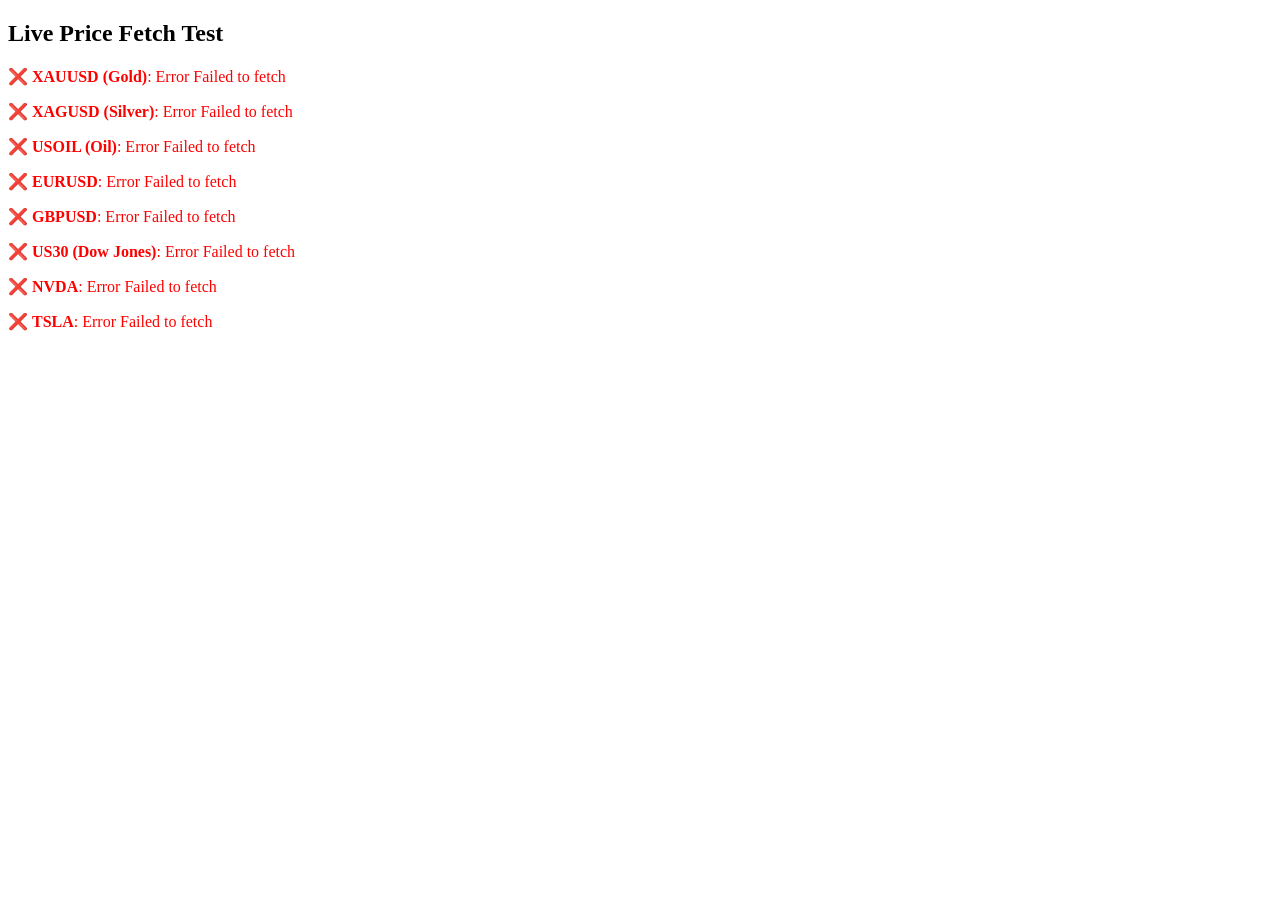
<file: test_browser_fetch.html>
<!DOCTYPE html>
<html>
<head>
    <meta charset="UTF-8">
    <title>Browser Fetch Test</title>
</head>
<body>
    <h2>Live Price Fetch Test</h2>
    <div id="results">Testing...</div>

    <script>
    async function testFetch() {
        const results = document.getElementById('results');
        results.innerHTML = '';
        
        const symbolsMap = {
            'GC=F':     'XAUUSD (Gold)',
            'SI=F':     'XAGUSD (Silver)',
            'CL=F':     'USOIL (Oil)',
            'EURUSD=X': 'EURUSD',
            'GBPUSD=X': 'GBPUSD',
            '^DJI':     'US30 (Dow Jones)',
            'NVDA':     'NVDA',
            'TSLA':     'TSLA'
        };

        for (const [sym, name] of Object.entries(symbolsMap)) {
            try {
                const targetUrl = `https://query1.finance.yahoo.com/v8/finance/chart/${sym}?interval=1m&range=1d`;
                const proxyUrl = `https://api.allorigins.win/raw?url=${encodeURIComponent(targetUrl)}`;
                const r = await fetch(proxyUrl);
                if (r.ok) {
                    const d = await r.json();
                    const meta = d?.chart?.result?.[0]?.meta;
                    if (meta && meta.regularMarketPrice) {
                        results.innerHTML += `<p style="color:green">✅ <strong>${name}</strong>: $${meta.regularMarketPrice}</p>`;
                        continue;
                    }
                }
                results.innerHTML += `<p style="color:red">❌ <strong>${name}</strong>: Failed</p>`;
            } catch (e) {
                results.innerHTML += `<p style="color:red">❌ <strong>${name}</strong>: Error ${e.message}</p>`;
            }
        }
    }
    testFetch();
    </script>
</body>
</html>
</file>
<file: style.css>
/* ==========================================================================
   MARKETPULSE FX - DESIGN SYSTEM & STYLESHEET
   Dark Glassmorphism Bloomberg / TradingView Inspired Aesthetic
   ========================================================================== */

:root {
    /* Color Palette */
    --bg-dark-primary: #080b11;
    --bg-dark-secondary: #0f1623;
    --bg-dark-card: rgba(18, 26, 41, 0.75);
    --bg-dark-card-hover: rgba(26, 38, 59, 0.85);
    --bg-glass-border: rgba(255, 255, 255, 0.08);
    --bg-glass-glow: rgba(0, 229, 255, 0.05);

    /* Accents */
    --gold: #FFD700;
    --gold-glow: rgba(255, 215, 0, 0.25);
    --oil: #00E5FF;
    --oil-glow: rgba(0, 229, 255, 0.25);
    --forex: #3B82F6;
    --crypto: #F7931A;

    /* Status Colors */
    --success: #00E676;
    --success-bg: rgba(0, 230, 118, 0.12);
    --danger: #FF1744;
    --danger-bg: rgba(255, 23, 68, 0.12);
    --warning: #FFB300;
    --warning-bg: rgba(255, 179, 0, 0.12);
    --info: #00B0FF;
    --info-bg: rgba(0, 176, 255, 0.12);

    /* Typography */
    --text-primary: #F3F4F6;
    --text-secondary: #9CA3AF;
    --text-muted: #6B7280;

    /* Shadows & Glows */
    --shadow-sm: 0 4px 6px -1px rgba(0, 0, 0, 0.3);
    --shadow-lg: 0 10px 25px -5px rgba(0, 0, 0, 0.5);
    --glow-gold: 0 0 20px rgba(255, 215, 0, 0.15);
    --glow-oil: 0 0 20px rgba(0, 229, 255, 0.15);

    /* Transitions & Borders */
    --radius-sm: 6px;
    --radius-md: 12px;
    --radius-lg: 20px;
    --transition-fast: 0.2s cubic-bezier(0.4, 0, 0.2, 1);
    --transition-smooth: 0.35s cubic-bezier(0.4, 0, 0.2, 1);
}

/* Reset & Base Styles */
* {
    margin: 0;
    padding: 0;
    box-sizing: border-box;
}

html {
    scroll-behavior: smooth;
    font-size: 16px;
}

body {
    font-family: 'Cairo', 'Readex Pro', system-ui, -apple-system, sans-serif;
    background-color: var(--bg-dark-primary);
    color: var(--text-primary);
    line-height: 1.6;
    overflow-x: hidden;
    min-height: 100vh;
    position: relative;
}

/* Background Ambient Glow Spheres */
.bg-glow {
    position: fixed;
    border-radius: 50%;
    filter: blur(140px);
    z-index: -1;
    pointer-events: none;
    opacity: 0.4;
}

.bg-glow-1 {
    top: -10%;
    right: 10%;
    width: 500px;
    height: 500px;
    background: radial-gradient(circle, rgba(255,215,0,0.15) 0%, rgba(0,0,0,0) 70%);
}

.bg-glow-2 {
    top: 40%;
    left: -5%;
    width: 600px;
    height: 600px;
    background: radial-gradient(circle, rgba(0,229,255,0.12) 0%, rgba(0,0,0,0) 70%);
}

.bg-glow-3 {
    bottom: -10%;
    right: 30%;
    width: 550px;
    height: 550px;
    background: radial-gradient(circle, rgba(59,130,246,0.12) 0%, rgba(0,0,0,0) 70%);
}

/* Helper Typography Classes */
.text-gold { color: var(--gold) !important; }
.text-oil { color: var(--oil) !important; }
.text-forex { color: var(--forex) !important; }
.text-crypto { color: var(--crypto) !important; }
.text-success { color: var(--success) !important; }
.text-danger { color: var(--danger) !important; }
.text-warning { color: var(--warning) !important; }
.text-info { color: var(--info) !important; }

/* Navbar Header */
.navbar {
    position: sticky;
    top: 0;
    z-index: 100;
    background: rgba(8, 11, 17, 0.85);
    backdrop-filter: blur(16px);
    -webkit-backdrop-filter: blur(16px);
    border-bottom: 1px solid var(--bg-glass-border);
}

.nav-container {
    max-width: 1440px;
    margin: 0 auto;
    padding: 0.75rem 1.5rem;
    display: flex;
    align-items: center;
    justify-content: space-between;
    gap: 1.5rem;
}

.brand {
    display: flex;
    align-items: center;
    gap: 0.85rem;
}

.brand-logo {
    width: 44px;
    height: 44px;
    background: linear-gradient(135deg, rgba(255,215,0,0.2), rgba(0,229,255,0.2));
    border: 1px solid var(--gold);
    border-radius: var(--radius-md);
    display: flex;
    align-items: center;
    justify-content: center;
    font-size: 1.4rem;
    color: var(--gold);
    box-shadow: var(--glow-gold);
}

.brand-text h1 {
    font-size: 1.35rem;
    font-weight: 900;
    letter-spacing: 0.5px;
    line-height: 1.1;
}

.accent-gold {
    color: var(--gold);
    text-shadow: 0 0 10px var(--gold-glow);
}

.brand-sub {
    font-size: 0.75rem;
    color: var(--text-secondary);
    display: block;
}

/* Nav Links */
.nav-links {
    display: flex;
    align-items: center;
    gap: 0.5rem;
}

.nav-item {
    padding: 0.5rem 0.9rem;
    color: var(--text-secondary);
    text-decoration: none;
    font-size: 0.9rem;
    font-weight: 600;
    border-radius: var(--radius-sm);
    transition: var(--transition-fast);
    display: flex;
    align-items: center;
    gap: 0.5rem;
}

.nav-item:hover {
    color: var(--text-primary);
    background: rgba(255, 255, 255, 0.05);
}

.nav-item.active {
    color: var(--gold);
    background: rgba(255, 215, 0, 0.1);
    border: 1px solid rgba(255, 215, 0, 0.2);
}

.nav-actions {
    display: flex;
    align-items: center;
    gap: 1rem;
}

/* Market Status Pulse */
.market-status-badge {
    display: flex;
    align-items: center;
    gap: 0.5rem;
    padding: 0.35rem 0.75rem;
    background: rgba(0, 230, 118, 0.1);
    border: 1px solid rgba(0, 230, 118, 0.3);
    border-radius: 50px;
    font-size: 0.8rem;
    color: var(--success);
    font-weight: 600;
}

.pulse-dot {
    width: 8px;
    height: 8px;
    background-color: var(--success);
    border-radius: 50%;
    box-shadow: 0 0 10px var(--success);
    animation: pulse-ring 1.8s infinite;
}

@keyframes pulse-ring {
    0% { transform: scale(0.95); box-shadow: 0 0 0 0 rgba(0, 230, 118, 0.7); }
    70% { transform: scale(1); box-shadow: 0 0 0 8px rgba(0, 230, 118, 0); }
    100% { transform: scale(0.95); box-shadow: 0 0 0 0 rgba(0, 230, 118, 0); }
}

/* Buttons */
.btn {
    padding: 0.55rem 1.25rem;
    border-radius: var(--radius-md);
    font-family: inherit;
    font-size: 0.88rem;
    font-weight: 700;
    cursor: pointer;
    border: none;
    display: inline-flex;
    align-items: center;
    gap: 0.5rem;
    transition: var(--transition-fast);
    text-decoration: none;
}

.btn-gold {
    background: linear-gradient(135deg, var(--gold), #E6C200);
    color: #000;
    box-shadow: 0 4px 15px rgba(255, 215, 0, 0.3);
}

.btn-gold:hover {
    transform: translateY(-2px);
    box-shadow: 0 6px 20px rgba(255, 215, 0, 0.45);
}

.btn-outline {
    background: transparent;
    color: var(--text-primary);
    border: 1px solid var(--bg-glass-border);
}

.btn-outline:hover {
    background: rgba(255, 255, 255, 0.08);
    border-color: rgba(255, 255, 255, 0.2);
}

.btn-outline.active {
    background: rgba(0, 229, 255, 0.15);
    border-color: var(--oil);
    color: var(--oil);
}

.btn-sm {
    padding: 0.35rem 0.75rem;
    font-size: 0.8rem;
}

/* Live Ticker Tape Bar */
.ticker-wrapper {
    background: rgba(12, 18, 28, 0.95);
    border-top: 1px solid rgba(255, 255, 255, 0.04);
    border-bottom: 1px solid rgba(255, 255, 255, 0.04);
    display: flex;
    align-items: center;
    overflow: hidden;
    white-space: nowrap;
    height: 38px;
    font-size: 0.82rem;
}

.ticker-label {
    background: var(--gold);
    color: #000;
    font-weight: 800;
    padding: 0 1rem;
    height: 100%;
    display: flex;
    align-items: center;
    gap: 0.4rem;
    z-index: 2;
    box-shadow: 4px 0 10px rgba(0,0,0,0.5);
}

.ticker-track {
    display: flex;
    align-items: center;
    gap: 2rem;
    animation: ticker-slide 35s linear infinite;
    padding-left: 2rem;
}

.ticker-track:hover {
    animation-play-state: paused;
}

@keyframes ticker-slide {
    0% { transform: translateX(0); }
    100% { transform: translateX(-50%); }
}

.ticker-item {
    display: inline-flex;
    align-items: center;
    gap: 0.5rem;
    font-weight: 600;
}

.ticker-symbol {
    color: var(--text-secondary);
}

.ticker-price {
    color: var(--text-primary);
    font-weight: 700;
}

.ticker-change {
    font-size: 0.78rem;
    padding: 0.1rem 0.4rem;
    border-radius: 4px;
}

.ticker-change.up {
    color: var(--success);
    background: var(--success-bg);
}

.ticker-change.down {
    color: var(--danger);
    background: var(--danger-bg);
}

/* Main Layout */
.main-layout {
    max-width: 1440px;
    margin: 0 auto;
    padding: 1.5rem;
    display: flex;
    flex-direction: column;
    gap: 2rem;
}

/* Hero Section */
.hero-section {
    display: flex;
    flex-direction: column;
    gap: 1.5rem;
}

.hero-content {
    text-align: center;
    max-width: 850px;
    margin: 0 auto;
    padding-top: 0.5rem;
}

.hero-tag {
    display: inline-flex;
    align-items: center;
    gap: 0.5rem;
    padding: 0.4rem 1rem;
    background: rgba(255, 215, 0, 0.1);
    border: 1px solid rgba(255, 215, 0, 0.3);
    border-radius: 50px;
    color: var(--gold);
    font-size: 0.85rem;
    font-weight: 700;
    margin-bottom: 0.75rem;
}

.hero-title {
    font-size: 2.2rem;
    font-weight: 900;
    line-height: 1.3;
    margin-bottom: 0.75rem;
}

.highlight-gold {
    color: var(--gold);
    position: relative;
}

.highlight-oil {
    color: var(--oil);
}

.highlight-forex {
    color: var(--forex);
}

.hero-desc {
    color: var(--text-secondary);
    font-size: 1.05rem;
}

/* Quick Stats Grid */
.quick-stats-grid {
    display: grid;
    grid-template-columns: repeat(auto-fit, minmax(220px, 1fr));
    gap: 1rem;
}

.stat-card {
    background: var(--bg-dark-card);
    backdrop-filter: blur(12px);
    border: 1px solid var(--bg-glass-border);
    border-radius: var(--radius-md);
    padding: 1rem;
    display: flex;
    align-items: center;
    justify-content: space-between;
    transition: var(--transition-fast);
}

.stat-card:hover {
    border-color: rgba(255, 255, 255, 0.2);
    transform: translateY(-2px);
    box-shadow: var(--shadow-lg);
}

.stat-info .title {
    font-size: 0.8rem;
    color: var(--text-secondary);
    display: block;
    margin-bottom: 0.25rem;
}

.stat-info .price {
    font-size: 1.35rem;
    font-weight: 800;
}

.stat-info .change {
    font-size: 0.8rem;
    font-weight: 700;
    display: inline-flex;
    align-items: center;
    gap: 0.25rem;
}

.stat-icon {
    width: 46px;
    height: 46px;
    border-radius: var(--radius-md);
    display: flex;
    align-items: center;
    justify-content: center;
    font-size: 1.3rem;
}

.stat-icon.gold-bg {
    background: rgba(255, 215, 0, 0.15);
    color: var(--gold);
}

.stat-icon.oil-bg {
    background: rgba(0, 229, 255, 0.15);
    color: var(--oil);
}

.stat-icon.forex-bg {
    background: rgba(59, 130, 246, 0.15);
    color: var(--forex);
}

.stat-icon.btc-bg {
    background: rgba(247, 147, 26, 0.15);
    color: var(--crypto);
}

/* Market Mover Banner */
.market-mover-banner {
    background: linear-gradient(135deg, rgba(255, 179, 0, 0.08), rgba(15, 22, 35, 0.85));
    border: 1px solid rgba(255, 179, 0, 0.3);
    border-radius: var(--radius-md);
    padding: 1.25rem 1.5rem;
    backdrop-filter: blur(10px);
}

.mover-header {
    display: flex;
    align-items: center;
    justify-content: space-between;
    margin-bottom: 0.5rem;
}

.mover-title {
    display: flex;
    align-items: center;
    gap: 0.6rem;
    font-size: 1.1rem;
    font-weight: 800;
    color: var(--gold);
}

.icon-fire {
    animation: bounce-fire 1.5s ease infinite alternate;
}

@keyframes bounce-fire {
    0% { transform: scale(1); }
    100% { transform: scale(1.2); }
}

.mover-body {
    color: var(--text-primary);
    font-size: 0.95rem;
    line-height: 1.6;
}

/* Workspace Grid (Main Signals vs Sidebar) */
.workspace-grid {
    display: grid;
    grid-template-columns: 1fr 380px;
    gap: 1.5rem;
}

@media (max-width: 1100px) {
    .workspace-grid {
        grid-template-columns: 1fr;
    }
}

/* Cards System */
.card {
    background: var(--bg-dark-card);
    backdrop-filter: blur(12px);
    -webkit-backdrop-filter: blur(12px);
    border: 1px solid var(--bg-glass-border);
    border-radius: var(--radius-md);
    overflow: hidden;
    box-shadow: var(--shadow-sm);
}

.card-header {
    padding: 1rem 1.25rem;
    border-bottom: 1px solid var(--bg-glass-border);
    display: flex;
    align-items: center;
    justify-content: space-between;
}

.card-header h4 {
    font-size: 1.05rem;
    font-weight: 800;
    display: flex;
    align-items: center;
    gap: 0.6rem;
}

.card-body {
    padding: 1.25rem;
}

/* Badges */
.badge {
    padding: 0.25rem 0.65rem;
    border-radius: 50px;
    font-size: 0.75rem;
    font-weight: 700;
    display: inline-flex;
    align-items: center;
    gap: 0.35rem;
}

.badge-gold {
    background: rgba(255, 215, 0, 0.15);
    color: var(--gold);
    border: 1px solid rgba(255, 215, 0, 0.3);
}

.badge-warning {
    background: var(--warning-bg);
    color: var(--warning);
    border: 1px solid rgba(255, 179, 0, 0.3);
}

.badge-live {
    background: var(--danger-bg);
    color: var(--danger);
    border: 1px solid rgba(255, 23, 68, 0.3);
}

.badge-buy {
    background: var(--success-bg);
    color: var(--success);
    border: 1px solid rgba(0, 230, 118, 0.4);
}

.badge-sell {
    background: var(--danger-bg);
    color: var(--danger);
    border: 1px solid rgba(255, 23, 68, 0.4);
}

/* Section Header */
.section-header {
    display: flex;
    align-items: center;
    justify-content: space-between;
    flex-wrap: wrap;
    gap: 1rem;
    margin-bottom: 1.25rem;
}

.section-title-wrap h3 {
    font-size: 1.35rem;
    font-weight: 800;
    display: flex;
    align-items: center;
    gap: 0.6rem;
}

.section-subtitle {
    font-size: 0.88rem;
    color: var(--text-secondary);
    margin-top: 0.25rem;
}

/* Filters Bar */
.filters-bar {
    display: flex;
    align-items: center;
    gap: 1.5rem;
    flex-wrap: wrap;
}

.filter-group {
    display: flex;
    align-items: center;
    gap: 0.4rem;
}

.filter-label {
    font-size: 0.82rem;
    color: var(--text-muted);
    font-weight: 600;
}

.filter-btn {
    padding: 0.35rem 0.8rem;
    background: rgba(255, 255, 255, 0.04);
    border: 1px solid var(--bg-glass-border);
    border-radius: var(--radius-sm);
    color: var(--text-secondary);
    font-family: inherit;
    font-size: 0.82rem;
    font-weight: 600;
    cursor: pointer;
    transition: var(--transition-fast);
}

.filter-btn:hover {
    background: rgba(255, 255, 255, 0.08);
    color: var(--text-primary);
}

.filter-btn.active {
    background: rgba(255, 215, 0, 0.15);
    border-color: var(--gold);
    color: var(--gold);
}

.custom-select, .custom-input {
    background: rgba(15, 22, 35, 0.9);
    border: 1px solid var(--bg-glass-border);
    border-radius: var(--radius-sm);
    color: var(--text-primary);
    padding: 0.4rem 0.8rem;
    font-family: inherit;
    font-size: 0.85rem;
    outline: none;
    transition: var(--transition-fast);
}

.custom-select:focus, .custom-input:focus {
    border-color: var(--gold);
    box-shadow: 0 0 10px rgba(255, 215, 0, 0.2);
}

/* Signals Grid & Signal Card */
.signals-grid {
    display: grid;
    grid-template-columns: repeat(auto-fill, minmax(320px, 1fr));
    gap: 1.25rem;
}

.signal-card {
    background: var(--bg-dark-card);
    backdrop-filter: blur(12px);
    border: 1px solid var(--bg-glass-border);
    border-radius: var(--radius-md);
    padding: 1.25rem;
    display: flex;
    flex-direction: column;
    gap: 1rem;
    transition: var(--transition-smooth);
    position: relative;
    overflow: hidden;
}

.signal-card::before {
    content: '';
    position: absolute;
    top: 0;
    right: 0;
    left: 0;
    height: 3px;
    background: var(--text-muted);
}

.signal-card.asset-gold::before { background: var(--gold); box-shadow: var(--glow-gold); }
.signal-card.asset-oil::before { background: var(--oil); box-shadow: var(--glow-oil); }
.signal-card.asset-forex::before { background: var(--forex); }
.signal-card.asset-crypto::before { background: var(--crypto); }

.signal-card:hover {
    transform: translateY(-4px);
    border-color: rgba(255, 255, 255, 0.2);
    box-shadow: var(--shadow-lg);
}

.signal-header {
    display: flex;
    align-items: center;
    justify-content: space-between;
}

.signal-symbol-wrap {
    display: flex;
    align-items: center;
    gap: 0.6rem;
}

.signal-asset-icon {
    width: 38px;
    height: 38px;
    border-radius: var(--radius-sm);
    display: flex;
    align-items: center;
    justify-content: center;
    font-size: 1.1rem;
    background: rgba(255, 255, 255, 0.05);
}

.signal-symbol {
    font-size: 1.1rem;
    font-weight: 800;
    display: flex;
    flex-direction: column;
    line-height: 1.2;
}

.signal-tf {
    font-size: 0.72rem;
    color: var(--text-secondary);
    font-weight: 500;
}

.signal-main-stats {
    display: grid;
    grid-template-columns: repeat(2, 1fr);
    gap: 0.75rem;
    background: rgba(8, 11, 17, 0.6);
    padding: 0.85rem;
    border-radius: var(--radius-sm);
    border: 1px solid rgba(255, 255, 255, 0.03);
}

.price-item {
    display: flex;
    flex-direction: column;
}

.price-item .lbl {
    font-size: 0.75rem;
    color: var(--text-muted);
}

.price-item .val {
    font-size: 1.1rem;
    font-weight: 800;
}

.signal-targets-list {
    display: flex;
    flex-direction: column;
    gap: 0.4rem;
}

.target-row {
    display: flex;
    align-items: center;
    justify-content: space-between;
    font-size: 0.82rem;
    padding: 0.3rem 0.6rem;
    background: rgba(255, 255, 255, 0.02);
    border-radius: 4px;
}

.target-row.hit {
    background: var(--success-bg);
    border: 1px solid rgba(0, 230, 118, 0.3);
}

.target-row .t-lbl {
    color: var(--text-secondary);
}

.target-row .t-val {
    font-weight: 700;
}

.signal-meta {
    display: flex;
    align-items: center;
    justify-content: space-between;
    font-size: 0.78rem;
    color: var(--text-secondary);
    padding-top: 0.5rem;
    border-top: 1px solid var(--bg-glass-border);
}

.confidence-bar {
    display: flex;
    align-items: center;
    gap: 0.5rem;
}

.confidence-track {
    width: 60px;
    height: 6px;
    background: rgba(255, 255, 255, 0.1);
    border-radius: 10px;
    overflow: hidden;
}

.confidence-fill {
    height: 100%;
    background: linear-gradient(90deg, var(--gold), var(--success));
    border-radius: 10px;
}

/* Sidebar FED Watch & News Cards */
.sidebar-card {
    margin-bottom: 1.25rem;
}

.fed-rate-display {
    display: grid;
    grid-template-columns: 1fr 1fr;
    gap: 0.75rem;
    margin-bottom: 1.25rem;
}

.rate-box {
    background: rgba(8, 11, 17, 0.6);
    border: 1px solid var(--bg-glass-border);
    border-radius: var(--radius-sm);
    padding: 0.75rem;
    text-align: center;
}

.rate-box.highlight {
    border-color: rgba(255, 215, 0, 0.3);
    background: rgba(255, 215, 0, 0.05);
}

.rate-label {
    font-size: 0.75rem;
    color: var(--text-secondary);
    display: block;
}

.rate-val {
    font-size: 1.2rem;
    font-weight: 800;
}

/* Fed Bias Meter */
.fed-bias-meter {
    margin-bottom: 1.25rem;
}

.meter-labels {
    display: flex;
    justify-content: space-between;
    font-size: 0.78rem;
    font-weight: 700;
    margin-bottom: 0.4rem;
}

.label-dove { color: var(--info); }
.label-hawk { color: var(--danger); }

.meter-bar-track {
    height: 8px;
    background: rgba(255, 255, 255, 0.1);
    border-radius: 10px;
    overflow: hidden;
    margin-bottom: 0.4rem;
}

.meter-bar-fill {
    height: 100%;
    background: linear-gradient(90deg, var(--info), var(--danger));
    border-radius: 10px;
}

.meter-status {
    font-size: 0.78rem;
    color: var(--text-secondary);
    text-align: center;
}

.fed-stats-list {
    display: flex;
    flex-direction: column;
    gap: 0.5rem;
}

.fed-stat-item {
    display: flex;
    align-items: center;
    justify-content: space-between;
    font-size: 0.82rem;
    padding: 0.4rem 0.6rem;
    background: rgba(255, 255, 255, 0.02);
    border-radius: var(--radius-sm);
}

.fed-stat-item .stat-name { color: var(--text-secondary); }
.fed-stat-item .stat-value { font-weight: 700; }

/* News List Sidebar */
.news-live-tag {
    font-size: 0.75rem;
    color: var(--danger);
    font-weight: 700;
    animation: blink-fade 2s infinite;
}

@keyframes blink-fade {
    0%, 100% { opacity: 1; }
    50% { opacity: 0.4; }
}

.news-list {
    display: flex;
    flex-direction: column;
    gap: 1rem;
    max-height: 520px;
    overflow-y: auto;
    padding-left: 0.25rem;
}

.news-item {
    padding-bottom: 0.85rem;
    border-bottom: 1px solid var(--bg-glass-border);
    display: flex;
    flex-direction: column;
    gap: 0.4rem;
}

.news-item:last-child {
    border-bottom: none;
    padding-bottom: 0;
}

.news-top {
    display: flex;
    align-items: center;
    justify-content: space-between;
    font-size: 0.75rem;
}

.news-time {
    color: var(--text-muted);
}

.news-headline {
    font-size: 0.88rem;
    font-weight: 700;
    line-height: 1.4;
    color: var(--text-primary);
}

.news-tags {
    display: flex;
    align-items: center;
    gap: 0.4rem;
    margin-top: 0.2rem;
}

.tag-mini {
    font-size: 0.7rem;
    padding: 0.1rem 0.4rem;
    border-radius: 4px;
    font-weight: 600;
}

/* Section Blocks */
.section-block {
    display: flex;
    flex-direction: column;
}

/* Economic Calendar Table */
.calendar-card {
    width: 100%;
}

.table-responsive {
    width: 100%;
    overflow-x: auto;
}

.custom-table {
    width: 100%;
    border-collapse: collapse;
    text-align: right;
    font-size: 0.88rem;
}

.custom-table th {
    background: rgba(8, 11, 17, 0.8);
    color: var(--text-secondary);
    padding: 0.85rem 1rem;
    font-weight: 700;
    border-bottom: 1px solid var(--bg-glass-border);
}

.custom-table td {
    padding: 0.85rem 1rem;
    border-bottom: 1px solid rgba(255, 255, 255, 0.04);
}

.custom-table tbody tr:hover {
    background: rgba(255, 255, 255, 0.03);
}

.impact-dots {
    display: flex;
    gap: 3px;
}

.dot-star {
    width: 8px;
    height: 8px;
    border-radius: 50%;
    background: rgba(255, 255, 255, 0.2);
}

.dot-star.active-high { background: var(--danger); box-shadow: 0 0 6px var(--danger); }
.dot-star.active-med { background: var(--warning); }

/* Chart Container Card */
.chart-container-card {
    height: 540px;
    width: 100%;
}

.chart-switcher-btns {
    display: flex;
    align-items: center;
    gap: 0.4rem;
    flex-wrap: wrap;
}

.chart-btn {
    padding: 0.4rem 0.85rem;
    background: rgba(255, 255, 255, 0.04);
    border: 1px solid var(--bg-glass-border);
    border-radius: var(--radius-sm);
    color: var(--text-secondary);
    font-family: inherit;
    font-size: 0.82rem;
    font-weight: 700;
    cursor: pointer;
    transition: var(--transition-fast);
}

.chart-btn.active {
    background: rgba(255, 215, 0, 0.15);
    border-color: var(--gold);
    color: var(--gold);
}

.tradingview-container {
    width: 100%;
    height: 100%;
}

/* Position Calculator Grid */
.calculator-grid {
    display: grid;
    grid-template-columns: 1fr 1fr;
    gap: 1.5rem;
}

@media (max-width: 900px) {
    .calculator-grid {
        grid-template-columns: 1fr;
    }
}

.form-group {
    display: flex;
    flex-direction: column;
    gap: 0.4rem;
    margin-bottom: 1rem;
}

.form-group label {
    font-size: 0.85rem;
    color: var(--text-secondary);
    font-weight: 600;
}

.form-row {
    display: grid;
    grid-template-columns: 1fr 1fr;
    gap: 1rem;
}

.calc-result-card {
    background: linear-gradient(145deg, rgba(18, 26, 41, 0.9), rgba(10, 15, 25, 0.95));
}

.result-highlight-box {
    background: rgba(255, 215, 0, 0.08);
    border: 1px solid rgba(255, 215, 0, 0.3);
    border-radius: var(--radius-md);
    padding: 1.25rem;
    text-align: center;
    margin-bottom: 1.25rem;
}

.res-title {
    font-size: 0.85rem;
    color: var(--text-secondary);
    display: block;
}

.res-value {
    font-size: 2.2rem;
    font-weight: 900;
    display: block;
    margin: 0.2rem 0;
}

.res-sub {
    font-size: 0.78rem;
    color: var(--text-muted);
}

.results-stats-list {
    display: flex;
    flex-direction: column;
    gap: 0.6rem;
    margin-bottom: 1.25rem;
}

.res-stat-row {
    display: flex;
    align-items: center;
    justify-content: space-between;
    padding: 0.5rem 0.75rem;
    background: rgba(255, 255, 255, 0.02);
    border-radius: var(--radius-sm);
    font-size: 0.88rem;
}

.res-stat-row .label { color: var(--text-secondary); }
.res-stat-row .val { font-weight: 800; }

.calc-advice-box {
    padding: 0.85rem;
    background: rgba(0, 176, 255, 0.08);
    border: 1px solid rgba(0, 176, 255, 0.2);
    border-radius: var(--radius-sm);
    font-size: 0.82rem;
    display: flex;
    align-items: flex-start;
    gap: 0.6rem;
    color: var(--text-primary);
}

/* Modal Overlay & Modal Window */
.modal-overlay {
    position: fixed;
    top: 0;
    left: 0;
    right: 0;
    bottom: 0;
    background: rgba(0, 0, 0, 0.75);
    backdrop-filter: blur(8px);
    z-index: 999;
    display: flex;
    align-items: center;
    justify-content: center;
    padding: 1.5rem;
    opacity: 0;
    visibility: hidden;
    transition: var(--transition-smooth);
}

.modal-overlay.active {
    opacity: 1;
    visibility: visible;
}

.modal-card {
    background: var(--bg-dark-secondary);
    border: 1px solid var(--gold);
    box-shadow: 0 0 40px rgba(255, 215, 0, 0.2);
    border-radius: var(--radius-lg);
    width: 100%;
    max-width: 650px;
    max-height: 90vh;
    overflow-y: auto;
    position: relative;
    padding: 1.75rem;
    display: flex;
    flex-direction: column;
    gap: 1.25rem;
}

.modal-close {
    position: absolute;
    top: 1rem;
    left: 1rem;
    background: transparent;
    border: none;
    color: var(--text-secondary);
    font-size: 1.8rem;
    cursor: pointer;
    line-height: 1;
    transition: var(--transition-fast);
}

.modal-close:hover { color: var(--danger); }

.modal-header {
    display: flex;
    align-items: flex-start;
    justify-content: space-between;
    gap: 1rem;
}

.modal-asset-badge {
    background: rgba(255, 215, 0, 0.15);
    color: var(--gold);
    margin-bottom: 0.4rem;
}

.modal-grid-stats {
    display: grid;
    grid-template-columns: repeat(3, 1fr);
    gap: 0.75rem;
    background: rgba(8, 11, 17, 0.7);
    padding: 1rem;
    border-radius: var(--radius-md);
    border: 1px solid var(--bg-glass-border);
}

.modal-stat {
    display: flex;
    flex-direction: column;
}

.modal-stat .lbl { font-size: 0.75rem; color: var(--text-muted); }
.modal-stat .val { font-size: 1.1rem; font-weight: 800; }

.modal-section-title {
    font-size: 0.95rem;
    font-weight: 700;
    color: var(--gold);
    display: flex;
    align-items: center;
    gap: 0.5rem;
    margin-top: 0.5rem;
}

.modal-reasons-list {
    list-style: none;
    display: flex;
    flex-direction: column;
    gap: 0.4rem;
    font-size: 0.88rem;
}

.modal-reasons-list li {
    position: relative;
    padding-right: 1.2rem;
    color: var(--text-primary);
}

.modal-reasons-list li::before {
    content: '✓';
    position: absolute;
    right: 0;
    color: var(--success);
    font-weight: bold;
}

.modal-macro-desc {
    font-size: 0.88rem;
    color: var(--text-secondary);
    line-height: 1.6;
    background: rgba(255, 255, 255, 0.02);
    padding: 0.75rem;
    border-radius: var(--radius-sm);
}

.modal-footer {
    display: flex;
    align-items: center;
    justify-content: flex-end;
    gap: 0.75rem;
    padding-top: 1rem;
    border-top: 1px solid var(--bg-glass-border);
}

/* Footer */
.footer {
    background: #04060a;
    border-top: 1px solid var(--bg-glass-border);
    padding: 3rem 1.5rem 1.5rem;
    margin-top: 3rem;
}

.footer-container {
    max-width: 1440px;
    margin: 0 auto;
    display: flex;
    flex-direction: column;
    gap: 1.5rem;
    text-align: center;
    align-items: center;
}

.footer-brand h2 {
    font-size: 1.5rem;
    font-weight: 900;
}

.footer-brand p {
    color: var(--text-secondary);
    font-size: 0.9rem;
    margin-top: 0.25rem;
}

.footer-disclaimer {
    max-width: 800px;
    background: rgba(255, 179, 0, 0.05);
    border: 1px solid rgba(255, 179, 0, 0.2);
    border-radius: var(--radius-md);
    padding: 0.85rem 1.25rem;
    display: flex;
    align-items: center;
    gap: 0.75rem;
    font-size: 0.8rem;
    color: var(--text-secondary);
    text-align: right;
}

.footer-copy {
    font-size: 0.78rem;
    color: var(--text-muted);
    border-top: 1px solid rgba(255, 255, 255, 0.05);
    width: 100%;
    padding-top: 1rem;
}

/* Responsive Queries */
@media (max-width: 768px) {
    .nav-container {
        flex-direction: column;
        align-items: flex-start;
    }

    .nav-links {
        overflow-x: auto;
        width: 100%;
        padding-bottom: 0.5rem;
    }

    .hero-title {
        font-size: 1.6rem;
    }

    .modal-grid-stats {
        grid-template-columns: repeat(2, 1fr);
    }

    .ai-chat-drawer {
        width: 95% !important;
        left: 2.5% !important;
        right: 2.5% !important;
        bottom: 80px !important;
    }
}

/* ==========================================================================
   AI FLOATING CHATBOT & STRATEGY ADVISER STYLES
   ========================================================================== */

.ai-chat-trigger {
    position: fixed;
    bottom: 1.5rem;
    left: 1.5rem;
    z-index: 9999;
    background: linear-gradient(135deg, var(--bg-dark-secondary), #131c2d);
    border: 1px solid var(--gold);
    box-shadow: 0 0 25px rgba(255, 215, 0, 0.3);
    border-radius: 50px;
    padding: 0.6rem 1.25rem;
    display: flex;
    align-items: center;
    gap: 0.75rem;
    cursor: pointer;
    transition: var(--transition-smooth);
}

.ai-chat-trigger:hover {
    transform: translateY(-4px) scale(1.03);
    box-shadow: 0 0 35px rgba(255, 215, 0, 0.45);
}

.ai-trigger-icon {
    width: 38px;
    height: 38px;
    border-radius: 50%;
    background: rgba(255, 215, 0, 0.2);
    display: flex;
    align-items: center;
    justify-content: center;
    color: var(--gold);
    font-size: 1.2rem;
}

.ai-trigger-text {
    display: flex;
    flex-direction: column;
    line-height: 1.2;
}

.ai-trigger-text span {
    font-size: 0.88rem;
    font-weight: 800;
    color: var(--text-primary);
}

.ai-trigger-text .sub {
    font-size: 0.72rem;
    color: var(--text-secondary);
}

/* AI Chat Drawer Window */
.ai-chat-drawer {
    position: fixed;
    bottom: 5.5rem;
    left: 1.5rem;
    width: 420px;
    height: 580px;
    background: rgba(12, 18, 28, 0.95);
    backdrop-filter: blur(20px);
    -webkit-backdrop-filter: blur(20px);
    border: 1px solid var(--gold);
    box-shadow: 0 10px 40px rgba(0, 0, 0, 0.8), 0 0 30px rgba(255, 215, 0, 0.15);
    border-radius: var(--radius-lg);
    z-index: 999;
    display: flex;
    flex-direction: column;
    opacity: 0;
    visibility: hidden;
    transform: translateY(20px) scale(0.95);
    transition: var(--transition-smooth);
}

.ai-chat-drawer.active {
    opacity: 1;
    visibility: visible;
    transform: translateY(0) scale(1);
}

.chat-header {
    padding: 0.85rem 1.2rem;
    background: rgba(8, 11, 17, 0.8);
    border-bottom: 1px solid var(--bg-glass-border);
    display: flex;
    align-items: center;
    justify-content: space-between;
}

.chat-bot-info {
    display: flex;
    align-items: center;
    gap: 0.75rem;
}

.chat-avatar {
    width: 38px;
    height: 38px;
    border-radius: var(--radius-md);
    background: rgba(255, 215, 0, 0.15);
    border: 1px solid var(--gold);
    display: flex;
    align-items: center;
    justify-content: center;
    font-size: 1.2rem;
}

.chat-bot-info h4 {
    font-size: 0.95rem;
    font-weight: 800;
}

.chat-status {
    font-size: 0.72rem;
    color: var(--text-secondary);
    display: flex;
    align-items: center;
    gap: 0.35rem;
}

.chat-close-btn {
    background: transparent;
    border: none;
    color: var(--text-secondary);
    font-size: 1.5rem;
    cursor: pointer;
    line-height: 1;
}

.chat-close-btn:hover { color: var(--danger); }

.chat-messages-container {
    flex: 1;
    padding: 1rem;
    overflow-y: auto;
    display: flex;
    flex-direction: column;
    gap: 0.85rem;
}

.chat-msg {
    display: flex;
    gap: 0.6rem;
    max-width: 90%;
    animation: fadeIn 0.3s ease;
}

.chat-msg.bot-msg {
    align-self: flex-start;
}

.chat-msg.user-msg {
    align-self: flex-end;
    flex-direction: row-reverse;
}

.msg-avatar {
    width: 30px;
    height: 30px;
    border-radius: 50%;
    background: rgba(255, 215, 0, 0.15);
    display: flex;
    align-items: center;
    justify-content: center;
    font-size: 0.85rem;
    color: var(--gold);
    flex-shrink: 0;
}

.user-msg .msg-avatar {
    background: rgba(0, 229, 255, 0.15);
    color: var(--oil);
}

.msg-content {
    background: rgba(18, 26, 41, 0.85);
    border: 1px solid var(--bg-glass-border);
    border-radius: var(--radius-md);
    padding: 0.75rem 0.9rem;
    font-size: 0.84rem;
    color: var(--text-primary);
    line-height: 1.5;
}

.user-msg .msg-content {
    background: rgba(0, 229, 255, 0.12);
    border-color: rgba(0, 229, 255, 0.3);
    color: #fff;
}

.chat-quick-prompts {
    padding: 0.5rem 0.85rem;
    display: flex;
    gap: 0.4rem;
    overflow-x: auto;
    white-space: nowrap;
    border-top: 1px solid rgba(255, 255, 255, 0.04);
}

.prompt-pill {
    padding: 0.3rem 0.7rem;
    background: rgba(255, 215, 0, 0.08);
    border: 1px solid rgba(255, 215, 0, 0.2);
    border-radius: 50px;
    color: var(--gold);
    font-family: inherit;
    font-size: 0.75rem;
    font-weight: 600;
    cursor: pointer;
    white-space: nowrap;
    transition: var(--transition-fast);
}

.prompt-pill:hover {
    background: rgba(255, 215, 0, 0.2);
    transform: translateY(-1px);
}

.chat-input-area {
    padding: 0.75rem 1rem;
    background: rgba(8, 11, 17, 0.9);
    border-top: 1px solid var(--bg-glass-border);
    display: flex;
    align-items: center;
    gap: 0.5rem;
}

.chat-input-area input {
    flex: 1;
    font-size: 0.85rem;
}


/* Modal Large */
.modal-card.modal-lg {
    max-width: 850px;
}

/* Admin Tabs Navigation */
.admin-tabs-nav {
    display: flex;
    gap: 0.5rem;
    border-bottom: 1px solid var(--bg-glass-border);
    margin-bottom: 1.25rem;
    padding-bottom: 0.5rem;
}

.admin-tab-btn {
    padding: 0.5rem 1rem;
    background: transparent;
    border: none;
    color: var(--text-secondary);
    font-family: inherit;
    font-size: 0.88rem;
    font-weight: 700;
    cursor: pointer;
    border-bottom: 2px solid transparent;
    transition: var(--transition-fast);
}

.admin-tab-btn.active {
    color: var(--gold);
    border-bottom-color: var(--gold);
}

.admin-tab-content {
    display: none;
}

.admin-tab-content.active {
    display: block;
}

/* Asset Selection Checkbox Grid */
.asset-selection-grid {
    display: grid;
    grid-template-columns: repeat(auto-fill, minmax(180px, 1fr));
    gap: 0.75rem;
    max-height: 380px;
    overflow-y: auto;
    padding-left: 0.25rem;
}

.asset-check-item {
    background: rgba(8, 11, 17, 0.7);
    border: 1px solid var(--bg-glass-border);
    border-radius: var(--radius-sm);
    padding: 0.6rem 0.85rem;
    display: flex;
    align-items: center;
    gap: 0.6rem;
    font-size: 0.85rem;
    cursor: pointer;
    transition: var(--transition-fast);
}

.asset-check-item:hover {
    border-color: var(--gold);
    background: rgba(255, 215, 0, 0.05);
}

.asset-check-item input[type="checkbox"] {
    accent-color: var(--gold);
    width: 16px;
    height: 16px;
    cursor: pointer;
}


/* AI Explanation Box inside Modal */
.ai-entry-explanation-box {
    background: linear-gradient(135deg, rgba(255, 215, 0, 0.06), rgba(15, 22, 35, 0.95));
    border: 1px solid rgba(255, 215, 0, 0.25);
    border-radius: var(--radius-md);
    padding: 1.25rem;
    margin-top: 1rem;
}

.ai-exp-header {
    display: flex;
    align-items: center;
    gap: 0.6rem;
    margin-bottom: 0.75rem;
}

.ai-exp-header h4 {
    font-size: 1.05rem;
    font-weight: 800;
    color: var(--gold);
}

.ai-exp-lead {
    font-size: 0.9rem;
    color: var(--text-primary);
    line-height: 1.6;
    margin-bottom: 0.85rem;
    padding-bottom: 0.75rem;
    border-bottom: 1px solid var(--bg-glass-border);
}

/* Ask AI Q&A Widget inside Modal */
.modal-ask-ai-widget {
    background: rgba(8, 11, 17, 0.8);
    border: 1px solid var(--bg-glass-border);
    border-radius: var(--radius-md);
    padding: 1rem;
    margin-top: 1rem;
}

.ask-ai-title {
    font-size: 0.88rem;
    font-weight: 700;
    color: var(--text-primary);
    display: flex;
    align-items: center;
    gap: 0.5rem;
    margin-bottom: 0.75rem;
}

.ai-quick-questions {
    display: flex;
    flex-wrap: wrap;
    gap: 0.5rem;
    margin-bottom: 0.75rem;
}

.ai-q-btn {
    padding: 0.35rem 0.75rem;
    background: rgba(255, 215, 0, 0.08);
    border: 1px solid rgba(255, 215, 0, 0.2);
    border-radius: 50px;
    color: var(--gold);
    font-family: inherit;
    font-size: 0.78rem;
    font-weight: 600;
    cursor: pointer;
    transition: var(--transition-fast);
}

.ai-q-btn:hover {
    background: rgba(255, 215, 0, 0.2);
    border-color: var(--gold);
    transform: translateY(-1px);
}

.ai-response-box {
    background: rgba(0, 176, 255, 0.08);
    border: 1px solid rgba(0, 176, 255, 0.25);
    border-radius: var(--radius-sm);
    padding: 0.85rem;
    font-size: 0.85rem;
    color: var(--text-primary);
    line-height: 1.6;
    animation: fadeIn 0.3s ease;
}

@keyframes fadeIn {
    from { opacity: 0; transform: translateY(4px); }
    to { opacity: 1; transform: translateY(0); }
}


.badge-mini {
    font-size: 0.68rem;
    padding: 0.15rem 0.4rem;
    border-radius: 4px;
    background: rgba(255, 215, 0, 0.1);
    color: var(--gold);
    border: 1px solid rgba(255, 215, 0, 0.25);
    margin-right: 0.35rem;
}

.badge-live-mini {
    font-size: 0.68rem;
    padding: 0.15rem 0.4rem;
    border-radius: 4px;
    background: rgba(0, 230, 118, 0.12);
    color: var(--success);
    border: 1px solid rgba(0, 230, 118, 0.3);
    margin-right: 0.35rem;
}

.price-flash-up {
    animation: flash-green-text 0.6s ease;
}

.price-flash-down {
    animation: flash-red-text 0.6s ease;
}

@keyframes flash-green-text {
    0% { background: rgba(0, 230, 118, 0.3); }
    100% { background: transparent; }
}

@keyframes flash-red-text {
    0% { background: rgba(255, 23, 68, 0.3); }
    100% { background: transparent; }
}


/* ==========================================================================
   AI ENGINE & MARKET SESSIONS STYLES
   ========================================================================== */

.ai-strip {
    background: rgba(10, 16, 26, 0.95);
    border-top: 1px solid var(--bg-glass-border);
    border-bottom: 1px solid var(--bg-glass-border);
    padding: 0.4rem 1.5rem;
    font-size: 0.82rem;
}

.ai-strip-container {
    max-width: 1440px;
    margin: 0 auto;
    display: flex;
    align-items: center;
    justify-content: space-between;
    flex-wrap: wrap;
    gap: 1rem;
}

.ai-status-badge {
    display: flex;
    align-items: center;
    gap: 0.6rem;
    color: var(--text-primary);
}

.sessions-flags {
    display: flex;
    align-items: center;
    gap: 1rem;
}

.flag-item {
    font-size: 0.78rem;
    color: var(--text-muted);
    display: flex;
    align-items: center;
    gap: 0.35rem;
    padding: 0.15rem 0.5rem;
    border-radius: var(--radius-sm);
    background: rgba(255, 255, 255, 0.02);
}

.flag-item.active {
    background: rgba(0, 230, 118, 0.1);
    border: 1px solid rgba(0, 230, 118, 0.2);
}

.market-sessions-wrap {
    display: flex;
    align-items: center;
    gap: 0.75rem;
}

.session-badge {
    display: flex;
    align-items: center;
    gap: 0.5rem;
    padding: 0.35rem 0.8rem;
    border-radius: 50px;
    font-size: 0.8rem;
    font-weight: 700;
}

.session-badge.active-session {
    background: rgba(0, 230, 118, 0.1);
    border: 1px solid rgba(0, 230, 118, 0.3);
    color: var(--success);
}

.session-badge.closed-session {
    background: rgba(255, 23, 68, 0.1);
    border: 1px solid rgba(255, 23, 68, 0.3);
    color: var(--danger);
}

.session-countdown {
    font-size: 0.78rem;
    color: var(--text-secondary);
}

/* AI Deep Scanner Action Card */
.ai-scanner-card {
    background: linear-gradient(135deg, rgba(255, 215, 0, 0.08), rgba(15, 22, 35, 0.95));
    border: 1px solid rgba(255, 215, 0, 0.3);
    box-shadow: 0 0 25px rgba(255, 215, 0, 0.08);
    border-radius: var(--radius-md);
    padding: 1.1rem 1.4rem;
    margin-bottom: 1.5rem;
    display: flex;
    align-items: center;
    justify-content: space-between;
    gap: 1.25rem;
    flex-wrap: wrap;
}

.scanner-info {
    display: flex;
    align-items: center;
    gap: 1rem;
}

.scanner-icon {
    width: 48px;
    height: 48px;
    border-radius: var(--radius-md);
    background: rgba(255, 215, 0, 0.15);
    border: 1px solid var(--gold);
    display: flex;
    align-items: center;
    justify-content: center;
    font-size: 1.5rem;
}

.scanner-text h4 {
    font-size: 1.05rem;
    font-weight: 800;
    color: var(--text-primary);
}

.scanner-text p {
    font-size: 0.85rem;
    color: var(--text-secondary);
    margin-top: 0.15rem;
}

.scanner-actions {
    display: flex;
    flex-direction: column;
    align-items: flex-end;
    gap: 0.4rem;
}

.scan-time-tag {
    font-size: 0.75rem;
    color: var(--text-muted);
}

/* Live Signal Progress Bar & PnL Badge */
.pnl-live-badge {
    font-size: 0.78rem;
    font-weight: 800;
    padding: 0.15rem 0.5rem;
    border-radius: 4px;
    display: inline-flex;
    align-items: center;
    gap: 0.3rem;
}

.pnl-live-badge.profit {
    background: rgba(0, 230, 118, 0.15);
    color: var(--success);
    border: 1px solid rgba(0, 230, 118, 0.3);
}

.pnl-live-badge.loss {
    background: rgba(255, 23, 68, 0.15);
    color: var(--danger);
    border: 1px solid rgba(255, 23, 68, 0.3);
}

.signal-progress-track {
    width: 100%;
    height: 6px;
    background: rgba(255, 255, 255, 0.08);
    border-radius: 10px;
    overflow: hidden;
    margin-top: 0.4rem;
    position: relative;
}

.signal-progress-fill {
    height: 100%;
    background: linear-gradient(90deg, var(--gold), var(--success));
    border-radius: 10px;
    transition: width 0.5s ease;
}

.scan-flash-anim {
    animation: flash-border 0.8s ease 2;
}

@keyframes flash-border {
    0%, 100% { border-color: var(--bg-glass-border); }
    50% { border-color: var(--gold); box-shadow: 0 0 20px var(--gold); }
}


@media (max-width: 600px) {
  .signals-grid { grid-template-columns: 1fr; }
  .filters-bar { flex-direction: column; align-items: stretch; gap: 10px; }
  .filter-group { flex-direction: column; align-items: stretch; }
  .custom-select { width: 100%; }
  .ai-chat-trigger { left: 1rem; bottom: 5rem; /* Move up for mobile navigation */ }
  .ai-trigger-text { display: none; } /* Show only icon on small phones */
  .ai-chat-drawer { width: 90%; left: 5%; bottom: 10rem; }
}


/* AI Assistant Widget */
.ai-widget-container {
    position: fixed;
    bottom: 30px;
    right: 30px;
    z-index: 2000;
}
.ai-toggle-btn {
    background: linear-gradient(135deg, var(--gold), #f39c12);
    color: var(--bg-dark);
    border: none;
    border-radius: 50%;
    width: 60px;
    height: 60px;
    font-size: 1.5rem;
    cursor: pointer;
    box-shadow: 0 4px 15px rgba(255,215,0,0.3);
    transition: transform 0.3s ease, box-shadow 0.3s ease;
    display: flex;
    justify-content: center;
    align-items: center;
}
.ai-toggle-btn:hover {
    transform: scale(1.1);
    box-shadow: 0 6px 20px rgba(255,215,0,0.5);
}
.ai-chat-window {
    position: absolute;
    bottom: 80px;
    right: 0;
    width: 320px;
    height: 450px;
    background: var(--bg-dark-primary);
    border: 1px solid var(--gold-glow);
    border-radius: 12px;
    box-shadow: 0 10px 30px rgba(0,0,0,0.8), 0 0 20px rgba(255, 215, 0, 0.1);
    display: flex;
    flex-direction: column;
    overflow: hidden;
    transition: opacity 0.3s ease, transform 0.3s ease;
    transform-origin: bottom right;
    z-index: 9999;
}
.ai-chat-window.hidden {
    opacity: 0;
    pointer-events: none;
    transform: scale(0.8);
}
.ai-chat-header {
    background: var(--bg-dark);
    padding: 1rem;
    border-bottom: 1px solid var(--border-color);
    display: flex;
    justify-content: space-between;
    align-items: center;
}
.ai-chat-header h4 {
    margin: 0;
    color: var(--gold);
    font-size: 1.1rem;
}
.ai-close-btn {
    background: none;
    border: none;
    color: var(--text-secondary);
    font-size: 1.5rem;
    cursor: pointer;
    transition: color 0.2s;
}
.ai-close-btn:hover {
    color: var(--danger);
}
.ai-chat-messages {
    flex: 1;
    padding: 1rem;
    overflow-y: auto;
    display: flex;
    flex-direction: column;
    gap: 1rem;
}
.ai-message {
    max-width: 85%;
    padding: 0.8rem;
    border-radius: 8px;
    font-size: 0.9rem;
    line-height: 1.4;
}
.ai-message.bot {
    background: rgba(255, 215, 0, 0.1);
    border-left: 3px solid var(--gold);
    align-self: flex-start;
    color: var(--text-primary);
}
.ai-message.user {
    background: rgba(76, 175, 80, 0.1);
    border-right: 3px solid var(--success);
    align-self: flex-end;
    color: var(--text-primary);
}
.ai-message p { margin: 0; }
.ai-chat-input-area {
    padding: 1rem;
    border-top: 1px solid var(--border-color);
    display: flex;
    gap: 0.5rem;
    background: var(--bg-dark);
}
#ai-chat-input {
    flex: 1;
    background: rgba(255,255,255,0.05);
    border: 1px solid var(--border-color);
    color: var(--text-primary);
    padding: 0.5rem 1rem;
    border-radius: 20px;
    outline: none;
}
#ai-chat-input:focus {
    border-color: var(--gold);
}
#ai-chat-send {
    background: var(--gold);
    color: var(--bg-dark);
    border: none;
    width: 40px;
    height: 40px;
    border-radius: 50%;
    cursor: pointer;
    transition: 0.2s;
    display: flex;
    justify-content: center;
    align-items: center;
}
#ai-chat-send:hover {
    transform: scale(1.1);
}

/* Disabled Gen Btn Style */
#gen-btn:disabled {
    background: var(--border-color);
    color: var(--text-secondary);
    cursor: not-allowed;
    box-shadow: none;
}

/* Toggle Switch */
.switch {
  position: relative;
  display: inline-block;
  width: 40px;
  height: 20px;
}
.switch input { 
  opacity: 0;
  width: 0;
  height: 0;
}
.slider {
  position: absolute;
  cursor: pointer;
  top: 0;
  left: 0;
  right: 0;
  bottom: 0;
  background-color: var(--bg-dark-secondary);
  transition: .4s;
  border: 1px solid var(--danger);
}
.slider:before {
  position: absolute;
  content: "";
  height: 14px;
  width: 14px;
  left: 3px;
  bottom: 2px;
  background-color: var(--danger);
  transition: .4s;
}
input:checked + .slider {
  background-color: var(--bg-dark-secondary);
  border-color: var(--gold);
}
input:checked + .slider:before {
  background-color: var(--gold);
  transform: translateX(18px);
}
.slider.round {
  border-radius: 34px;
}
.slider.round:before {
  border-radius: 50%;
}

/* ============================================================
   TRADINGVIEW CHART STYLING & CONTAINER SIZES
============================================================ */
.chart-container-card {
    min-height: 650px;
    display: flex;
    flex-direction: column;
    overflow: hidden;
    border-radius: var(--radius-md);
    background: var(--bg-dark-card);
    border: 1px solid var(--bg-glass-border);
}

#tradingview_widget_container,
.tradingview-container {
    width: 100% !important;
    min-height: 580px !important;
    height: 580px !important;
    position: relative;
    background: #0f1623;
}

#modal-tradingview-chart {
    width: 100% !important;
    min-height: 480px !important;
    height: 480px !important;
    position: relative;
    background: #0f1623;
}


/* ============================================================
   MODAL DIALOGS SYSTEM & OVERLAYS
   ============================================================ */
.modal {
    position: fixed !important;
    top: 0 !important;
    left: 0 !important;
    width: 100vw !important;
    height: 100vh !important;
    z-index: 999999 !important;
    display: none;
    align-items: center;
    justify-content: center;
    padding: 1rem;
    backdrop-filter: blur(8px);
    -webkit-backdrop-filter: blur(8px);
}

.modal-overlay {
    position: absolute !important;
    top: 0 !important;
    left: 0 !important;
    width: 100% !important;
    height: 100% !important;
    background: rgba(5, 10, 20, 0.82) !important;
    z-index: 1 !important;
    cursor: pointer;
}

.modal-content {
    position: relative !important;
    z-index: 2 !important;
    width: 100% !important;
    max-width: 880px !important;
    max-height: 90vh !important;
    overflow-y: auto !important;
    border-radius: 14px !important;
    box-shadow: 0 20px 60px rgba(0, 0, 0, 0.9), 0 0 35px rgba(255, 215, 0, 0.15) !important;
    animation: modalScaleIn 0.25s cubic-bezier(0.16, 1, 0.3, 1) !important;
}

@keyframes modalScaleIn {
    from {
        opacity: 0;
        transform: scale(0.93) translateY(-10px);
    }
    to {
        opacity: 1;
        transform: scale(1) translateY(0);
    }
}

/* ==========================================================================
   MOBILE & IPAD RESPONSIVE STYLES (OVERRIDE)
   ========================================================================== */

/* Tablet & iPad Portrait (up to 1100px) */
@media (max-width: 1100px) {
    .workspace-grid {
        grid-template-columns: 1fr;
    }
    .hero-title {
        font-size: 1.8rem;
    }
    .modal-content {
        max-width: 95% !important;
        max-height: 95vh !important;
    }
    .at-tabs {
        flex-wrap: nowrap;
        overflow-x: auto;
        padding-bottom: 5px;
    }
    .at-tab-btn {
        white-space: nowrap;
    }
}

/* Mobile & Small Tablets (up to 768px) */
@media (max-width: 768px) {
    .nav-container {
        flex-direction: column;
        align-items: center;
        gap: 1rem;
        padding: 0.75rem 1rem;
    }
    .nav-links {
        width: 100%;
        justify-content: center;
        flex-wrap: wrap;
    }
    .nav-actions {
        width: 100%;
        justify-content: center;
        flex-wrap: wrap;
    }
    .hero-title {
        font-size: 1.5rem;
    }
    .hero-desc {
        font-size: 0.95rem;
    }
    .quick-stats-grid {
        grid-template-columns: 1fr 1fr;
    }
    .signals-grid {
        grid-template-columns: 1fr;
    }
    .section-header {
        flex-direction: column;
        align-items: flex-start;
    }
    .filters-bar {
        width: 100%;
        justify-content: space-between;
    }
    .filter-btn {
        flex: 1;
        text-align: center;
    }
    
    /* AutoTrade Modal Adjustments */
    .modal-header h3 {
        font-size: 1.1rem !important;
    }
    .at-form-grid {
        grid-template-columns: 1fr !important;
    }
    .at-status-grid {
        grid-template-columns: 1fr 1fr !important;
    }
    .at-positions-table {
        display: block;
        overflow-x: auto;
        white-space: nowrap;
    }
    .at-history-table {
        display: block;
        overflow-x: auto;
        white-space: nowrap;
    }
    .at-logs {
        font-size: 0.75rem !important;
    }
}

/* Very Small Mobile Phones (up to 480px) */
@media (max-width: 480px) {
    .quick-stats-grid {
        grid-template-columns: 1fr;
    }
    .at-status-grid {
        grid-template-columns: 1fr !important;
    }
    .ticker-label {
        display: none; /* Hide label on very small screens to give space for ticker */
    }
    .stat-info .price {
        font-size: 1.2rem;
    }
    .btn {
        width: 100%;
        justify-content: center;
    }
    .nav-item {
        padding: 0.4rem 0.6rem;
        font-size: 0.8rem;
    }
    .brand-text h1 {
        font-size: 1.1rem;
    }
}
</file>
